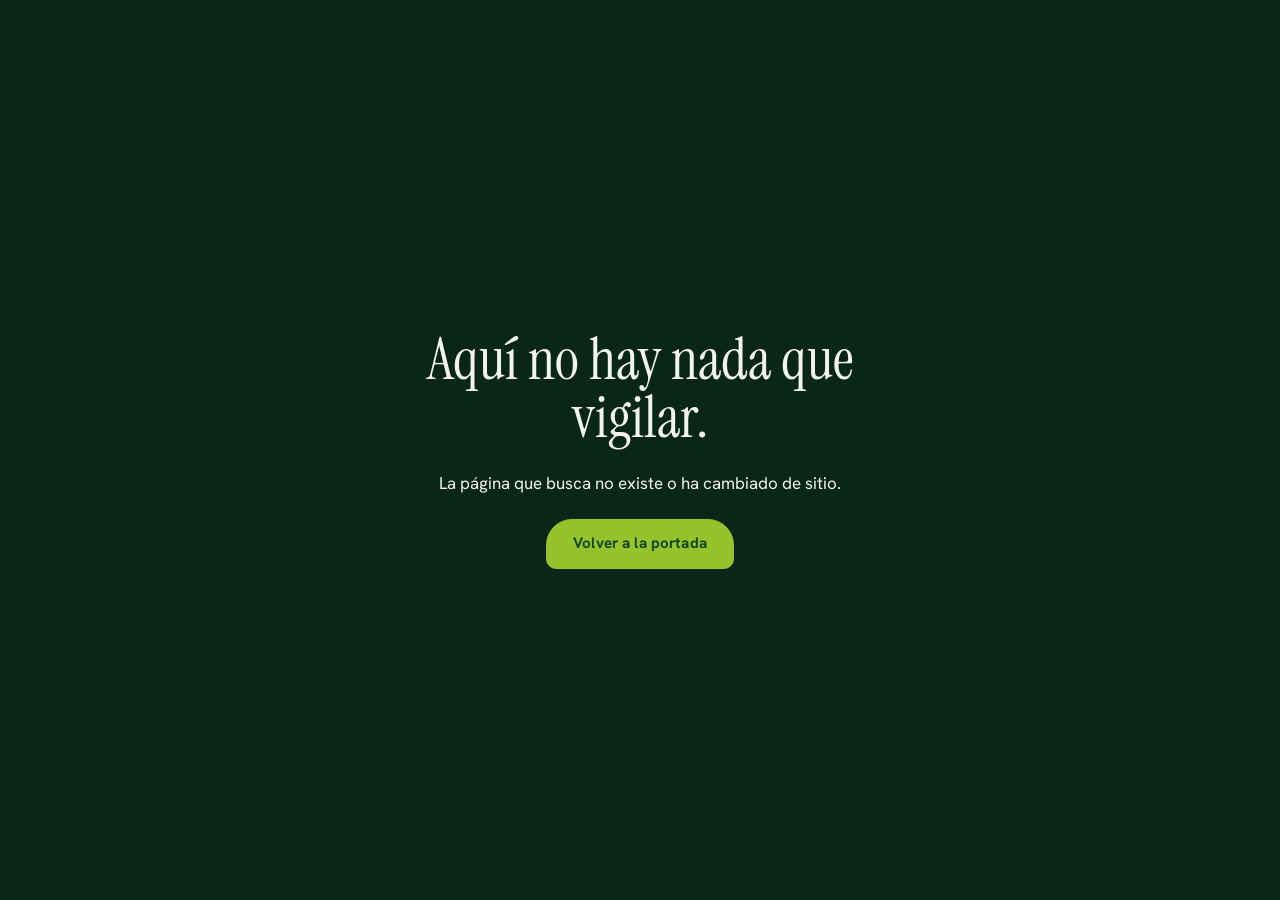
<file: 404.src.html>
<!DOCTYPE html>
<html lang="es">
<head>
<meta charset="utf-8">
<meta name="viewport" content="width=device-width, initial-scale=1">
<meta name="robots" content="noindex,nofollow">
<title>Página no encontrada · Casa Rural La Garita</title>
<link rel="stylesheet" href="https://fonts.googleapis.com/css2?family=Instrument+Serif:ital@0;1&family=Hanken+Grotesk:wght@400;700&display=swap">
<link rel="stylesheet" href="css/estilos.css?v=f853ab39">
<link rel="icon" href="marca/favicon.svg" type="image/svg+xml">
<style>
  body { background: var(--noche); color: var(--espuma); min-height: 100svh; display: grid; place-items: center; text-align: center; padding: 24px; }
  .no { display: grid; gap: 22px; justify-items: center; max-width: 30em; }
  .no svg { width: 190px; height: auto; color: var(--garita-claro); }
  .no h1 { font-family: var(--letra-tit); font-weight: 400; font-size: clamp(2.4rem, 7vw, 3.6rem); line-height: 1; }
</style>
</head>
<body>
  <main class="no">
    <!--svg:marca/garita.svg aria-hidden="true" focusable="false"-->
    <h1>Aquí no hay nada que vigilar.</h1>
    <p>La página que busca no existe o ha cambiado de sitio.</p>
    <a class="btn btn--lima" href="./">Volver a la portada</a>
  </main>
</body>
</html>
</file>
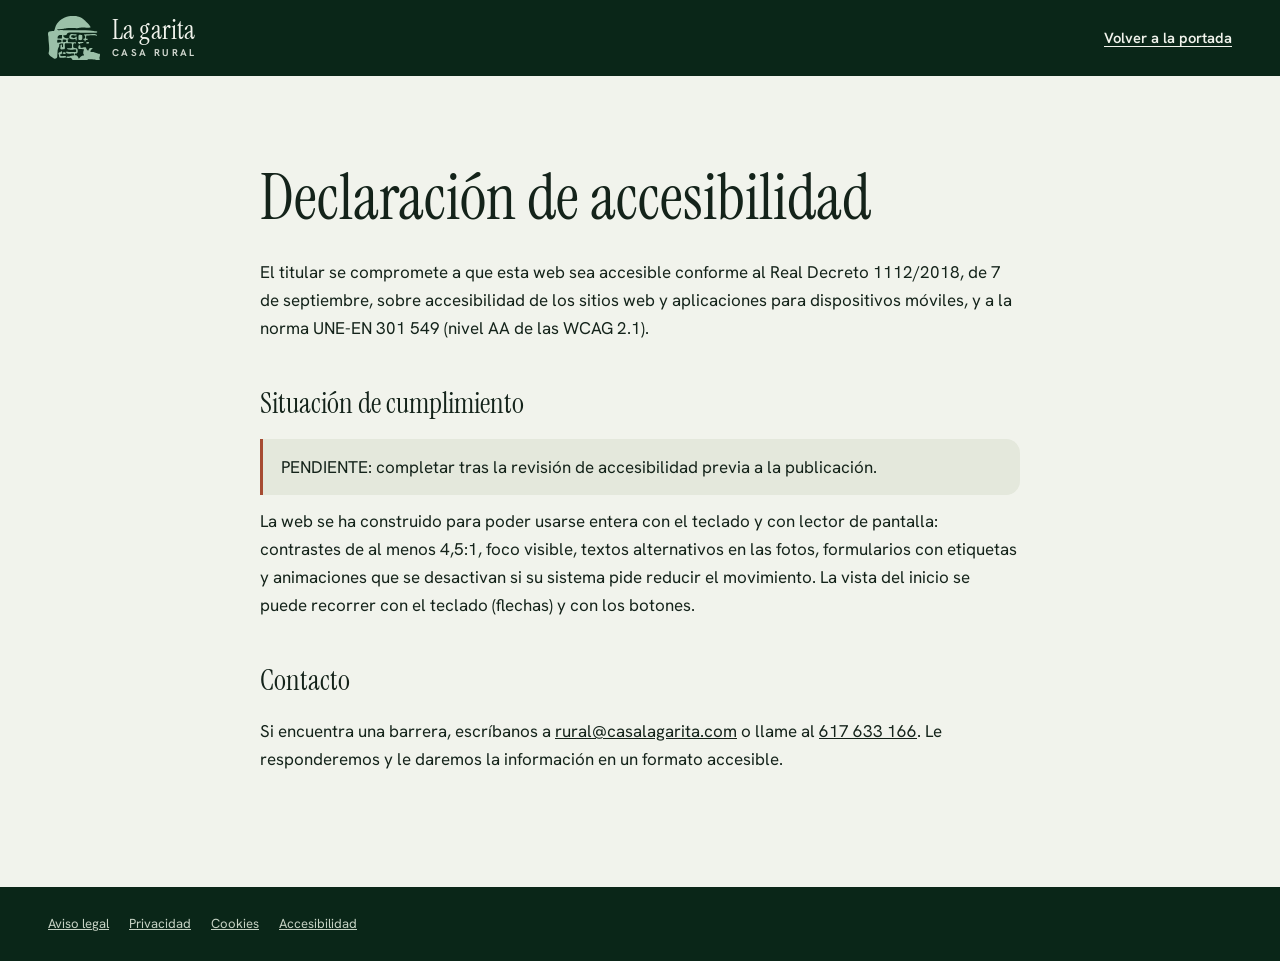
<file: accesibilidad.html>
<!DOCTYPE html>
<html lang="es">
<head>
<meta charset="utf-8">
<meta name="viewport" content="width=device-width, initial-scale=1">
<meta name="robots" content="noindex,nofollow">
<title>Declaración de accesibilidad · Casa Rural La Garita</title>
<link rel="preconnect" href="https://fonts.googleapis.com">
<link rel="preconnect" href="https://fonts.gstatic.com" crossorigin>
<link rel="stylesheet" href="https://fonts.googleapis.com/css2?family=Instrument+Serif:ital@0;1&family=Hanken+Grotesk:wght@400;600;700&display=swap">
<link rel="stylesheet" href="css/estilos.css?v=f853ab39">
<link rel="stylesheet" href="css/legal.css?v=2ae1947b">
<link rel="icon" href="marca/favicon.svg" type="image/svg+xml">
</head>
<body>
<header class="legal-cab">
  <div class="env">
    <a href="index.html" aria-label="Casa Rural La Garita, a la portada"><svg xmlns="http://www.w3.org/2000/svg" viewBox="0 0 388.99 335.84" aria-hidden="true" focusable="false"><path fill="currentColor" fill-rule="evenodd" d="M82.71 213.03c.7-1.46 3.39-2.6 4.83-3.4 6.24-3.48 11.7-3.39 18.64-3.35 1.73 .01 5.65-.35 7.04 .34 .41 1.1-.42 4.47-.48 6.01-.2 5.07 .26 10.18-.04 15.25-.13 2.05-.94 4.57-3.27 5-7.26 1.35-4.56-10.36-5.15-14.73-.28-2.11-.93-4.51-3.46-4.65-3.52-.2-5.68 2.64-6.72 5.6-1 2.84-.65 6.3-.68 9.27-.04 3.49-.47 6.95-.65 10.44-.08 1.48-.6 8.18 .18 9 1.26 1.33 5.92 2.03 7.73 2.16 5.71 .4 11.59 0 17.24-.89 3.2-.51 5.86-1.03 7.42-4.22 1.16-2.4 1.23-6.36 1.24-9.01 .06-9.22-3.26-20.14-.17-28.61 .18-.5 .25-1.05 .5-1.52 .71-1.39 2.14-1.24 3.48-1.3 2.68-.1 5.36-.42 8.04-.55 8.97-.42 17.96-.49 26.94-.72 3.44-.09 8.86-.31 11.52 2.23 1.91 1.83 2.09 4.76 2.3 7.25 .46 5.26-.01 13.27-.12 18.78-.05 2.64 .7 6.66-1.93 8.2-2.51 1.47-6.24 1.39-9.06 1.42-6.12 .08-12.26-.37-18.38-.14-2.2 .09-6.46 .28-7.1 2.82-.12 .47-.21 .99-.04 1.46 .46 1.26 3.08 2.39 4.28 2.8 4.24 1.48 7.79 2.45 12.27 3.03 1.42 .19 2.81 .55 4.23 .71 9.26 1.07 18.11 .45 27.28-1 2.11-.34 4.22-.68 6.33-1.02 3.36-.55 7.27-1.66 10.39 .28 .88 .55 1.66 1.49 2.13 2.41 1.31 2.61 2.19 10.89 1.8 13.8-.3 2.23-2.42 3.04-4.36 3.44-3.32 .67-10.19 .27-13.86 .27-13.44 0-25.83-.2-39.26-1.14-2.34-.16-4.66-.49-7-.69-1.85-.15-3.71-.19-5.56-.34-1.89-.16-4.19-.83-6-.35-.77 1.36-.2 3.03 .17 4.48 1.14 4.43 3.77 7.33 8.14 8.84 .81 .27 1.7 .34 2.54 .55 3.82 .94 7.85 .71 11.76 .68 3.89-.03 7.8 .06 11.68-.18 3.4-.2 6.76-.72 10.16-.92 3.18-.19 11.94-.73 14.62 .36 .49 .84 1.15 5.65 1.25 6.88 .08 1.05 0 2.16 .19 3.2 .24 1.28 1.6 2.14 1.73 3.28-1.15 .69-3.84 .37-5.3 .57-1.25 .17-2.48 .48-3.74 .66-3.24 .44-6.49 .81-9.73 1.24-1.1 .14-2.14 .48-3.22 .69-5.74 1.15-11.3 2.9-16.95 4.37-2.37 .62-4.78 1.5-7.23 1.75-4.77 .48-12.49-.86-13.52 5.63-.15 .96-.17 1.77 .19 2.65 .87 .66 1.8 .69 2.83 .95 3.75 .95 3.76 .94 7.69 .85 3.3-.08 6.59-.17 9.89-.36 2.89-.17 5.89-.57 8.79-.39 1.43 .09 3 .42 4.36 .87 5.68 1.89 8.33 7.9 11.42 12.49 2.78 4.11 6.26 7.2 11.25 8.15 1.5 .28 3.05 .29 4.56 .42 5.82 .48 11.61 .73 17.45 .74 6.04 .02 12.1 .06 18.14-.19 2.44-.11 4.87-.38 7.3-.53 5.28-.35 10.56-.62 15.83-.98 2.62-.17 5.23-.22 7.85-.37 1.94-.11 3.89-.36 5.84-.35 4.98 .02 10.06 .58 15.01-.16 8.3-1.24 9.11-6.84 14.72-9.18 3.44-1.43 6.97-.54 10.52-.27 2.04 .16 4.09 .2 6.13 .37 7.86 .63 15.74 .96 23.61 1.55 2.18 .16 4.38 .16 6.55 .41 1.99 .22 4.15 .47 6.08 .98 1.94 .52 3.86 1.21 5.82 1.65 1.75 .39 3.62 .76 5.4 .93 1.53 .15 3.07 .1 4.59 .34 4.45 .69 14.37 4.89 16.89-.93 1.02-2.36 .86-5.91 .03-8.3-.48-1.36-1.37-2.61-1.69-4.04-.3-1.31-.19-2.79-.07-4.12 .11-1.26 .48-2.42 .74-3.65 1.63-7.8 5.68-16.22 1.97-24.07-1.4-2.97-2.9-1.99-5.83-2.25-3.51-.31-7.05-.98-10.44-1.93-1.54-.43-3.04-1.1-4.53-1.67-8-3.02-13.81-6.84-22.57-8.34-1.42-.24-2.79-.59-4.24-.69-5.29-.4-10.65 .27-15.88-.83-2.09-.44-4.42-.8-5.92-2.49-1.98-2.22-.94-5.24 .31-7.54 2.94-5.4 6.02-8.36 10.67-12.25 1.54-1.28 5.86-4.8 3.22-6.89-1.93-1.53-5.86-1.42-8.23-1.44-2.84-.03-6.1-.29-8.87 .46-4.06 1.09-7.4 4.93-9.21 8.58-1.59 3.21-.55 6.56-3.18 9.4-.71 .76-1.75 1.86-2.89 1.64-1.27-.24-3.4-1.72-4.42-2.53-3.13-2.48-7.27-6.69-8.55-10.55-1.14-3.45-.19-7.25-3.71-9.71-3.12-2.18-7.62-1.83-11.19-1.31-3.15 .45-6.28 .89-9.39 1.53-3.32 .67-6.61 1.5-9.98 1.87-2.02 .23-5.13 1.12-7.08 .51-1.83-.58-2.51-2.61-2.75-4.35-.59-4.22 .1-9.35-2.27-13.1-2.2-3.48-7.81-3.56-10.34-.46-1.9 2.34-2.3 7.3-2.59 10.25-.31 3.29-2.09 8.48-.75 11.62 1.25 2.92 4.57 3.28 7.28 3.67 1.35 .2 2.7 .42 4.05 .54 4.83 .41 9.71 .24 14.55 .46 2.41 .11 4.79 .48 7.19 .71 2.35 .22 8.07 1.23 9.76 2.74 .96 3.27-2.98 5.84-4.02 8.53-1.91 4.9-1.89 12.19-1.93 17.48-.02 2.79-.14 5.72 1.2 8.28 1.45 2.75 7.01 5.64 4.68 8.81-1.64 2.23-7.45 .84-10.04 1.37-3.4 .69-8.02 4.69-10.68 6.93-4.49 3.79-8.8 7.77-12.93 11.94-1.63 1.63-4.42 4.44-6.82 4.54-.16-.18-.3-.24-.43-.46-.78-1.28-.83-3.04-1.3-4.43-.55-1.61-1.18-3.19-1.88-4.74-2.19-4.83-7.02-9.91-11.55-12.61-2.7-1.61-5.65-2.33-8.76-2.47-1.56-.06-4.04 .39-5.39-.16-.09-.23-.2-.31-.23-.58-.1-.95 1.85-6.15 2.06-7.89 .15-1.24 .01-2.79 .63-3.87 1.53-.68 3.58-.33 5.26-.43 3.3-.2 7.15-.92 9.79-3.03 3.1-2.47 4.05-6.42 4.47-10.17 .82-7.47 1.72-19.66-5.54-24.42-3.11-2.05-14.07-3.83-18.06-4.19-2.1-.18-5.03 .12-6.95-.62-.88-1.12-1.39-4.19-1.78-5.69-.19-.75-.5-1.46-.65-2.21-1.11-5.38-.17-11.09 .34-16.49 .32-3.45 .65-7.11 4.18-8.78 3.94-1.87 13.01 .96 15.85-.08 1.08-1.71 1.07-6.08-.05-7.77-1.87-.65-10.84-.27-13.47-.27-9.91 0-19.83 0-29.75 0-3.16 0-6.33 0-9.5 0-1.16 0-3 .35-4.06-.22-.86-.46-2.04-2.7-2.52-3.59-1.84-3.46-1.96-7.39-2.48-11.19-.26-1.85-.61-4.1 .41-5.81 2.31-3.85 8.66-.24 8.68-6.21 0-.72-.18-1.24-.52-1.85-.37-.24-.6-.41-1.05-.48-1.2-.19-2.53-.03-3.75-.08-1.93-.08-3.87-.25-5.8-.42-9.11-.82-23.73-2.85-28.56-11.86-1.17-2.2-1.72-4.6-2.37-6.98-.28-1.04-.76-2.21 .14-3.11 1.22-1.22 6.36-.61 8.11-.59 5.91 .1 13.02 0 16.79-5.39 2.4-3.43 1.86-8.24 5.24-11.05 3.74-3.11 11.1-4.07 15.85-4.46 2.15-.18 4.29-.52 6.45-.67 8.16-.57 16.85-.62 25.04-.48 4.86 .09 9.73 .12 14.58 .38 3 .16 5.99 .48 8.99 .69 8.54 .59 17.08 1.14 25.64 1.41 8.55 .26 17.1 .16 25.65 .16 12.75 0 25.5 0 38.25 0 11.71 0 23.42-.01 35.13-.26 4.77-.1 9.55-.06 14.31-.39 3.2-.23 8.27-.41 11.17-1.49 1.74-.64 3.36-1.89 2.86-3.97-.81-3.39-6.31-3.93-9.11-4.46-1.48-.28-2.91-.67-4.42-.83-4.02-.45-7.99-1.34-11.99-1.85-9.81-1.24-19.68-2.28-29.56-2.93-36.94-2.42-74.03-1.62-111.03-1.73-11.17-.03-22.37-.07-33.54-.5-2.98-.11-5.84-.91-8.83-.96-3.66-.05-6.23 1.01-9.58 .92-2.01-.04-3.97-.42-5.96-.58-3.37-.27-6.76-.28-10.13-.29-7.1-.03-14.2 .09-21.3-.05-3.43-.07-6.86-.51-10.29-.46-6.36 .09-12.72 1.1-19.09 .97-3.9-.07-8.55-.25-12.01-2.25-1.3-.76-2.87-1.91-2.99-3.52 1.89-3.13 10.17-1.97 13.4-2 12.59-.11 24.97-2.18 37.4-3.9 1.18-.16 2.32-.47 3.49-.65 4.38-.71 8.78-1.37 13.17-2.01 10.87-1.57 21.86-2.54 32.86-2.67 9.24-.11 18.5 .7 27.73 1.21 7.28 .39 14.61 .5 21.89 .24 3.43-.12 8.42-.58 11.78-1.18 2.78-.49 5.53-1.24 8.31-1.66 8.74-1.34 17.48-2.22 26.34-2.17 6.84 .04 13.67 .5 20.47 1.29 6.6 .76 13.32 1.87 19.97 1.07 3.47-.42 10.71-.79 13.01-3.62 .21-2.09-2.6-6.17-3.81-7.97-4.72-7.01-10.41-13.29-15.92-19.67-5-5.8-10.56-11.09-15.93-16.54-3.05-3.08-6.02-6.29-9.19-9.24-8.33-7.73-17.57-14.88-27.7-20.08-9.79-5.03-20.48-8.46-31.39-10.01-1.6-.23-3.22-.29-4.82-.44-7.85-.78-15.68-.63-23.56-.63-11.09 0-19.92-.05-30.95 2.08-19.72 3.81-40.42 12.48-56.85 24.05-2.77 1.95-5.29 4.18-7.86 6.39-8.93 7.63-17.13 16.25-23.74 26-6.43 9.5-10.75 20.03-14.02 30.97-1.61 5.37-3.77 16.17-7.39 20.14-2.26 2.49-5.04 1.98-8.06 1.91-1.5-.03-3.01 .07-4.5 .16-6.84 .46-14.78 1.36-21.16 3.88-3.71 1.47-6.62 2.74-8.82 6.3-5.44 8.84-1.91 20.77-.46 30.28 .29 1.89 .42 3.85 .56 5.75 .22 2.89 .11 5.79 .23 8.68 .34 7.96 .85 15.88 1.57 23.81 .16 1.76 .46 3.51 .64 5.27 .17 1.68 .21 3.38 .38 5.06 1.49 14.55 3.08 29.08 2.97 43.73-.03 3.84-.03 7.72-.38 11.54-.14 1.51-.44 2.99-.62 4.49-.15 1.19-.19 2.39-.44 3.56-1.46 7.04-4.68 13.08-1.46 20.22 4.85 10.73 13.19 16.26 22.27 22.89 5.02 3.67 10.09 7.66 15.95 9.87 6.53 2.46 12.12 3.09 18.17-1.04 1.98-1.35 3.81-3.01 5.06-5.08 3.07-5.13 2.08-13.27 2.35-19.11 .13-2.66 .51-5.28 .74-7.93 .32-3.56 .49-7.14 .74-10.71 .32-4.66 .11-9.35 .55-14.01 .17-1.81 .66-3.55 .91-5.35 .16-1.1 .52-2.09 .8-3.15 1.5-5.86 3.94-11.32 6.36-16.84 1.36-3.09 2.95-6.17 3.7-9.49 .58-2.63 .57-5.4 .09-8.03-.21-1.16-.9-2.09-.91-3.28zM269.57 138.51c-.53 .71-.71 1.36-.74 2.26-.12 3.8 5.55 5.51 7.55 8.5 .47 .71 .92 1.67 1.13 2.5 .34 1.31 .92 7.09 .96 8.59 .17 5.22-2.88 7.74-7.48 9.31-.74 .25-1.51 .34-2.24 .65-2.38 1.03-6.12 2.35-4.86 5.87 .73 2.04 2.88 1.86 4.65 2.14 2.13 .33 3.62 .97 4.65 2.95 1.77 3.42-1.41 5.49 2.09 8.05 .71 .52 1.27 .87 2.12 .9 1.99-1.76 4.47-9.81 6.6-11.2 .8-.52 2.21-.24 3.12-.24 2.96 0 9.01 .24 9.62-3.66 1.03-6.58-7.44-3.01-10.58-4.12-.72-1.14-.55-2.76-.81-4.09-.97-5.07-.33-11 .84-16 .35-1.52 .15-3.8 .9-5.04 1.67-.68 4.01-.31 5.82-.34 3.76-.08 7.53-.28 11.29-.41 14.23-.52 28.47-.71 42.7-.2 2.63 .1 7.71 .59 10.21 1.19 2.18 .52 5.91 1.71 8.05 .72 1.65-.76 2.11-3.11 1.28-4.64-1.15-2.15-3.96-3.58-6.14-4.41-10.7-4.06-16.06-3.23-27.15-2.92-12.74 .36-25.45 1.61-38.18 2.05-2.12 .08-4.27 .12-6.38 .34-3.39 .34-6.69 .87-10.11 .93-2.09 .03-7.28-.44-8.91 .32zM174.04 135.05c-10.2 2.27-12.89 11.28-14.03 20.42-.27 2.17-.81 7.38 .01 9.29 1.19 2.77 3.82 4.49 6.41 5.81 1.48 .75 3.07 1.1 4.65 1.52 6.55 1.71 13.49 2.62 20.26 1.59 3.36-.51 7.2-1.51 10.5-1.82 .84-.08 2.7-.56 3.42-.3 1.09 .4 1.31 1.66 1.59 2.63 .25 .82 .55 1.6 .66 2.47 .2 1.62-.27 5.12 .36 6.38 .38 .77 1.25 1.05 2.05 1.11 3.44 .26 4.08-3.42 4.28-6.08 .28-3.76 .18-7.54 .45-11.3 .2-2.74 .87-5.49 .32-8.23-.52-2.65-1.61-4-4.17-4.92-.94-.34-1.71-.64-2.71-.53-1.54 1.45-.84 3.94-1.79 5.67-1.02 1.86-6.9 4.65-9.01 5.03-4.63 .86-8.36-.43-12.71-1.68-1.27-.36-2.6-.56-3.88-.89-1.52-.38-4.57-.66-5.77-1.67-1.6-1.36-1.68-7.19-1.13-9.09 .2-.69 .63-1.44 1.05-2.02 1.89-2.63 5.61-3.41 8.62-3.65 4.09-.32 8.36-.09 12.43 .35 2.66 .28 5.27 .67 7.96 .75 3.53 .09 9.87 .44 10.06-4.55 .17-4.24-6.16-4.31-9.14-4.53-9.55-.71-21.32-3.86-30.74-1.76zM98.81 263.53c-3.86 .36-4.57 5.84-6.44 7.09-.8 .53-2.36 .21-3.29 .23-2.27 .04-4.51 .13-6.5 1.39-.95 .61-1.85 1.39-2.57 2.25-5.24 6.24 .47 11.3 2.15 17.23 .85 3.01 .29 6.42 .53 9.5 .13 1.71 .79 3.41 1.7 4.85 3.58 5.6 7.21 6.88 13.63 6.85 4.08-.03 8.13-.56 12.2-.69 3.25-.1 6.41 1.21 9.67 .59 1.5-.29 2.87-1.21 4.3-1.72 1.26-.45 2.79-.7 4.11-.86 1.52-.18 3.74 .32 5.07-.55 .91-.59 1.18-1.66 1.49-2.63 .29-.92 .94-1.95 .69-2.95-.42-1.65-4.27-3.79-5.85-4.15-4.3-1.01-7.36-.38-11.6-.11-5.12 .32-17.44 1.18-21.97-.1-4.05-1.15-5.35-5.35-5.45-9.12-.04-1.32-.25-2.84 .71-3.88 1.8-1.93 4.69 .1 6.86-.39 2.47-.57 4.3-4.6 5.17-6.73 1.71-4.17 3.68-14.39-2.5-15.85-.68-.16-1.4-.32-2.11-.25zM235.31 141.02c-3.91 .72-5.94 3.93-6.77 7.55-.22 .92-.53 1.81-.65 2.76-.23 1.86-.13 3.78-.17 5.66-.06 3.58-.16 7.16-.13 10.75 .03 3.19 .06 7.38 2.22 9.96 1.34 1.59 3.68 2.01 5.62 2.32 5.22 .85 7.84 .95 13.05-.07 2.15-.41 4.6-1.59 5.88-3.43 1.16-1.65 1.37-3.65 1.76-5.56 1.04-5.12 .6-12.02 .51-17.31-.02-1.45 .17-7.74-.44-8.63-.54-.78-4.6-1.9-5.69-2.13-.92-.19-1.77-.57-2.68-.8-3.47-.87-9-1.71-12.51-1.07zM105.89 144.16c.17 1.88-1.18 2.99-1.33 5.87-.25 4.76 0 9.48-.57 14.23-.18 1.46 .08 3.58-.76 4.78-1.8 .16-3.75-.94-5.6-1.12-4.72-.44-9.39-.4-14.12-.16-1.8 .09-3.6 .12-5.39 .27-1.51 .12-3.19 .58-4.7 .5-.31-.02-.5-.13-.78-.23-1.26-1.65-1.01-5.56-.82-7.59 .63-6.51 1.5-12.57 8.11-15.72 6.03-2.87 12.99-3.14 19.54-2.34 1.99 .24 4.93 0 6.42 1.51zM70.65 178.15c1.53-.72 4.54-.3 6.3-.29 5.19 .03 10.27 .2 15.42 .85 2.76 .34 6.89 .79 8.2 3.72 .98 2.18 .46 4.81 .34 7.1-.08 1.52 .14 3.31-.52 4.69-1.32 .92-7.87 1.52-9.87 1.89-5.37 .99-10.43 3.06-15.74 4.34-2.12 .52-3.3 .91-4.27-1.31-.5-1.16-.86-2.26-1.25-3.47-.93-2.89-.96-7.88-.41-10.87 .16-.84 .5-1.63 .7-2.46 .31-1.37 .35-3.01 1.1-4.19zM138.19 179.74c.24 1.12-.32 2.35-.61 3.46-.4 1.55-1.18 3.02-1.73 4.52-.79 2.14-1.45 5.94-3.64 7.08-1.73 .91-8.62 .57-10.93 .62-2.85 .06-9.29 .76-11.23-1.7-.64-.8-.83-2.08-.95-3.08-.39-3.24 .53-7.57 1.38-10.71 .32-1.18 .47-2.68 1.42-3.58 .7-.65 5.2-1.34 6.31-1.39 3.74-.17 8.06 .22 11.69 1.15 .75 .19 1.45 .52 2.2 .7 1.76 .44 4.98 1.5 6.09 2.93zM225.55 194.54c-.68 .31-.76 .92-1.08 1.52-.85 1.59-1.57 2.22-.9 4.16 .63 1.85 2.51 3.09 3.81 4.46 2.91 3.08 5.07 8.61 9.34 5.35 2.59-1.98 4.7-4.82 7.9-5.87 2.16-.7 4.86-.26 7.1-.28 2.65-.02 4.8-.48 7.37-.98 1.29-.25 4.57-1.21 5.38-2.24 .97-1.23 .82-5.02-1.15-5.91-1.98-.9-9.2 .21-12.11-.02-6.05-.46-12.09-.32-18.16-.34-1.41-.01-6.5-.32-7.5 .15zM108.6 279.11c1.32 1.46 3.72 2.23 5.54 2.97 4.63 1.87 16.56 6.45 17.76-1.67 .16-1.09 .13-2.18 .01-3.27-.08-.77-.13-1.65-.43-2.36-1.59-3.74-7.63-3-10.93-2.99-2.41 0-5.02-.18-7.3 .7-2.6 1.02-5.32 3.54-4.65 6.62zM285.15 204.18c.2 .18 .28 .35 .53 .49 .42 .23 3.92 1.05 4.57 1.16 3.93 .7 8.79 2.12 12.64 .43 3.17-1.39 6.12-4.85 4.08-8.32-.39-.66-.74-1.22-1.4-1.64-1.14-.72-4.31-1.3-5.7-1.48-1.44-.18-2.87-.47-4.32-.53-4.82-.19-8.91 1.66-10.14 6.58-.29 1.16-.55 2.13-.26 3.31z"/></svg><span class="cab__nombre">La garita<small>Casa rural</small></span></a>
    <a class="volver" href="index.html">Volver a la portada</a>
  </div>
</header>
<main class="legal">
  <div class="env">
    <h1>Declaración de accesibilidad</h1>

<p>El titular se compromete a que esta web sea accesible conforme al Real Decreto 1112/2018, de 7 de septiembre, sobre accesibilidad de los sitios web y aplicaciones para dispositivos móviles, y a la norma UNE-EN 301 549 (nivel AA de las WCAG 2.1).</p>
<h2>Situación de cumplimiento</h2>
<p class="aviso">PENDIENTE: completar tras la revisión de accesibilidad previa a la publicación.</p>
<p>La web se ha construido para poder usarse entera con el teclado y con lector de pantalla: contrastes de al menos 4,5:1, foco visible, textos alternativos en las fotos, formularios con etiquetas y animaciones que se desactivan si su sistema pide reducir el movimiento. La vista del inicio se puede recorrer con el teclado (flechas) y con los botones.</p>
<h2>Contacto</h2>
<p>Si encuentra una barrera, escríbanos a <a href="mailto:rural@casalagarita.com">rural@casalagarita.com</a> o llame al <a href="tel:+34617633166">617 633 166</a>. Le responderemos y le daremos la información en un formato accesible.</p>
  </div>
</main>
<footer class="legal-pie">
  <div class="env">
    <a href="aviso-legal.html">Aviso legal</a>
    <a href="privacidad.html">Privacidad</a>
    <a href="cookies.html">Cookies</a>
    <a href="accesibilidad.html">Accesibilidad</a>
  </div>
</footer>
</body>
</html>
</file>
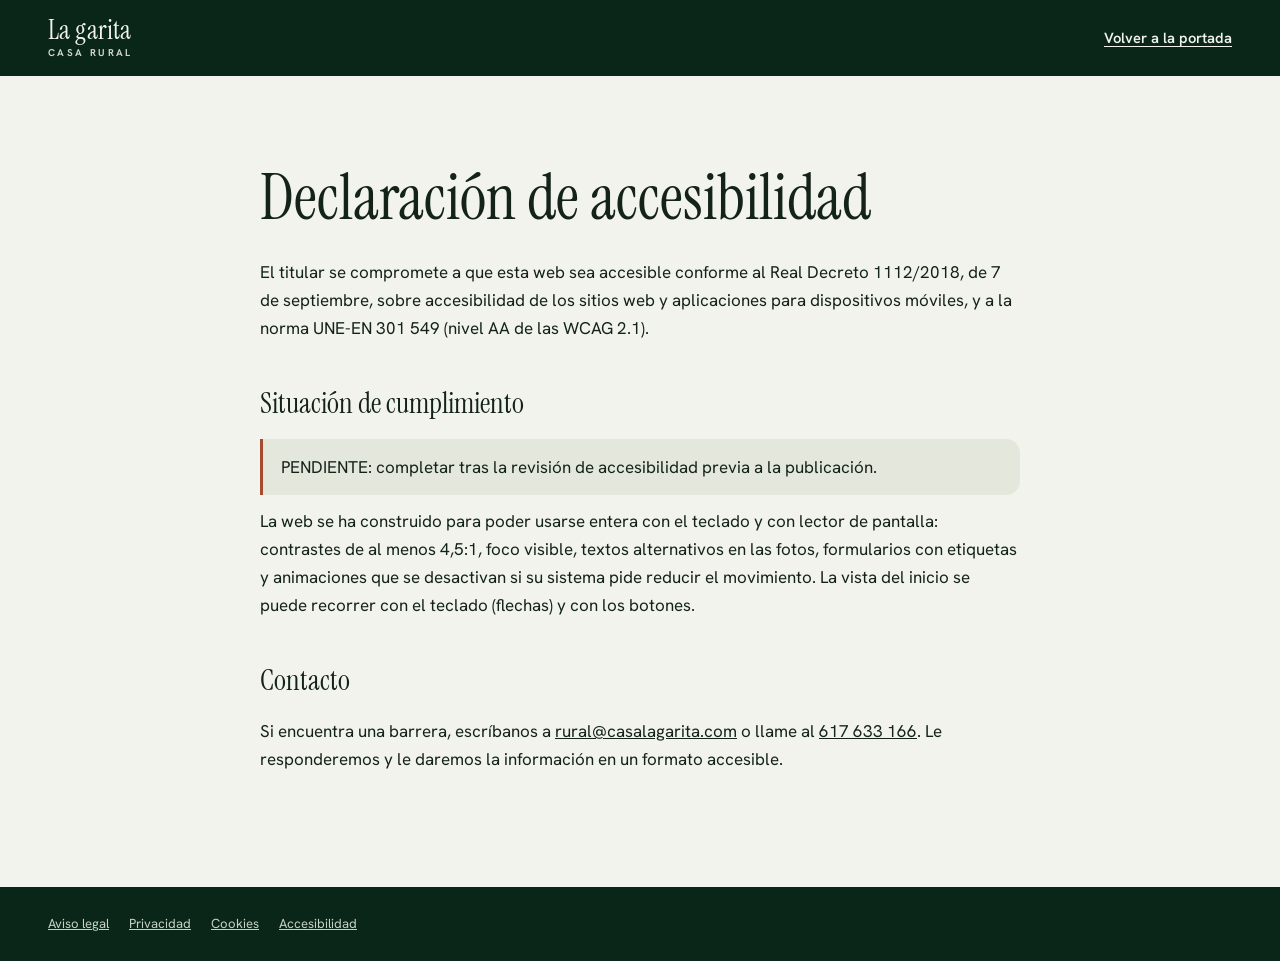
<file: accesibilidad.src.html>
<!DOCTYPE html>
<html lang="es">
<head>
<meta charset="utf-8">
<meta name="viewport" content="width=device-width, initial-scale=1">
<meta name="robots" content="noindex,nofollow">
<title>Declaración de accesibilidad · Casa Rural La Garita</title>
<link rel="preconnect" href="https://fonts.googleapis.com">
<link rel="preconnect" href="https://fonts.gstatic.com" crossorigin>
<link rel="stylesheet" href="https://fonts.googleapis.com/css2?family=Instrument+Serif:ital@0;1&family=Hanken+Grotesk:wght@400;600;700&display=swap">
<link rel="stylesheet" href="css/estilos.css?v=f853ab39">
<link rel="stylesheet" href="css/legal.css?v=2ae1947b">
<link rel="icon" href="marca/favicon.svg" type="image/svg+xml">
</head>
<body>
<header class="legal-cab">
  <div class="env">
    <a href="index.html" aria-label="Casa Rural La Garita, a la portada"><!--svg:marca/garita.svg aria-hidden="true" focusable="false"--><span class="cab__nombre">La garita<small>Casa rural</small></span></a>
    <a class="volver" href="index.html">Volver a la portada</a>
  </div>
</header>
<main class="legal">
  <div class="env">
    <h1>Declaración de accesibilidad</h1>

<p>El titular se compromete a que esta web sea accesible conforme al Real Decreto 1112/2018, de 7 de septiembre, sobre accesibilidad de los sitios web y aplicaciones para dispositivos móviles, y a la norma UNE-EN 301 549 (nivel AA de las WCAG 2.1).</p>
<h2>Situación de cumplimiento</h2>
<p class="aviso">PENDIENTE: completar tras la revisión de accesibilidad previa a la publicación.</p>
<p>La web se ha construido para poder usarse entera con el teclado y con lector de pantalla: contrastes de al menos 4,5:1, foco visible, textos alternativos en las fotos, formularios con etiquetas y animaciones que se desactivan si su sistema pide reducir el movimiento. La vista del inicio se puede recorrer con el teclado (flechas) y con los botones.</p>
<h2>Contacto</h2>
<p>Si encuentra una barrera, escríbanos a <a href="mailto:rural@casalagarita.com">rural@casalagarita.com</a> o llame al <a href="tel:+34617633166">617 633 166</a>. Le responderemos y le daremos la información en un formato accesible.</p>
  </div>
</main>
<footer class="legal-pie">
  <div class="env">
    <a href="aviso-legal.html">Aviso legal</a>
    <a href="privacidad.html">Privacidad</a>
    <a href="cookies.html">Cookies</a>
    <a href="accesibilidad.html">Accesibilidad</a>
  </div>
</footer>
</body>
</html>
</file>
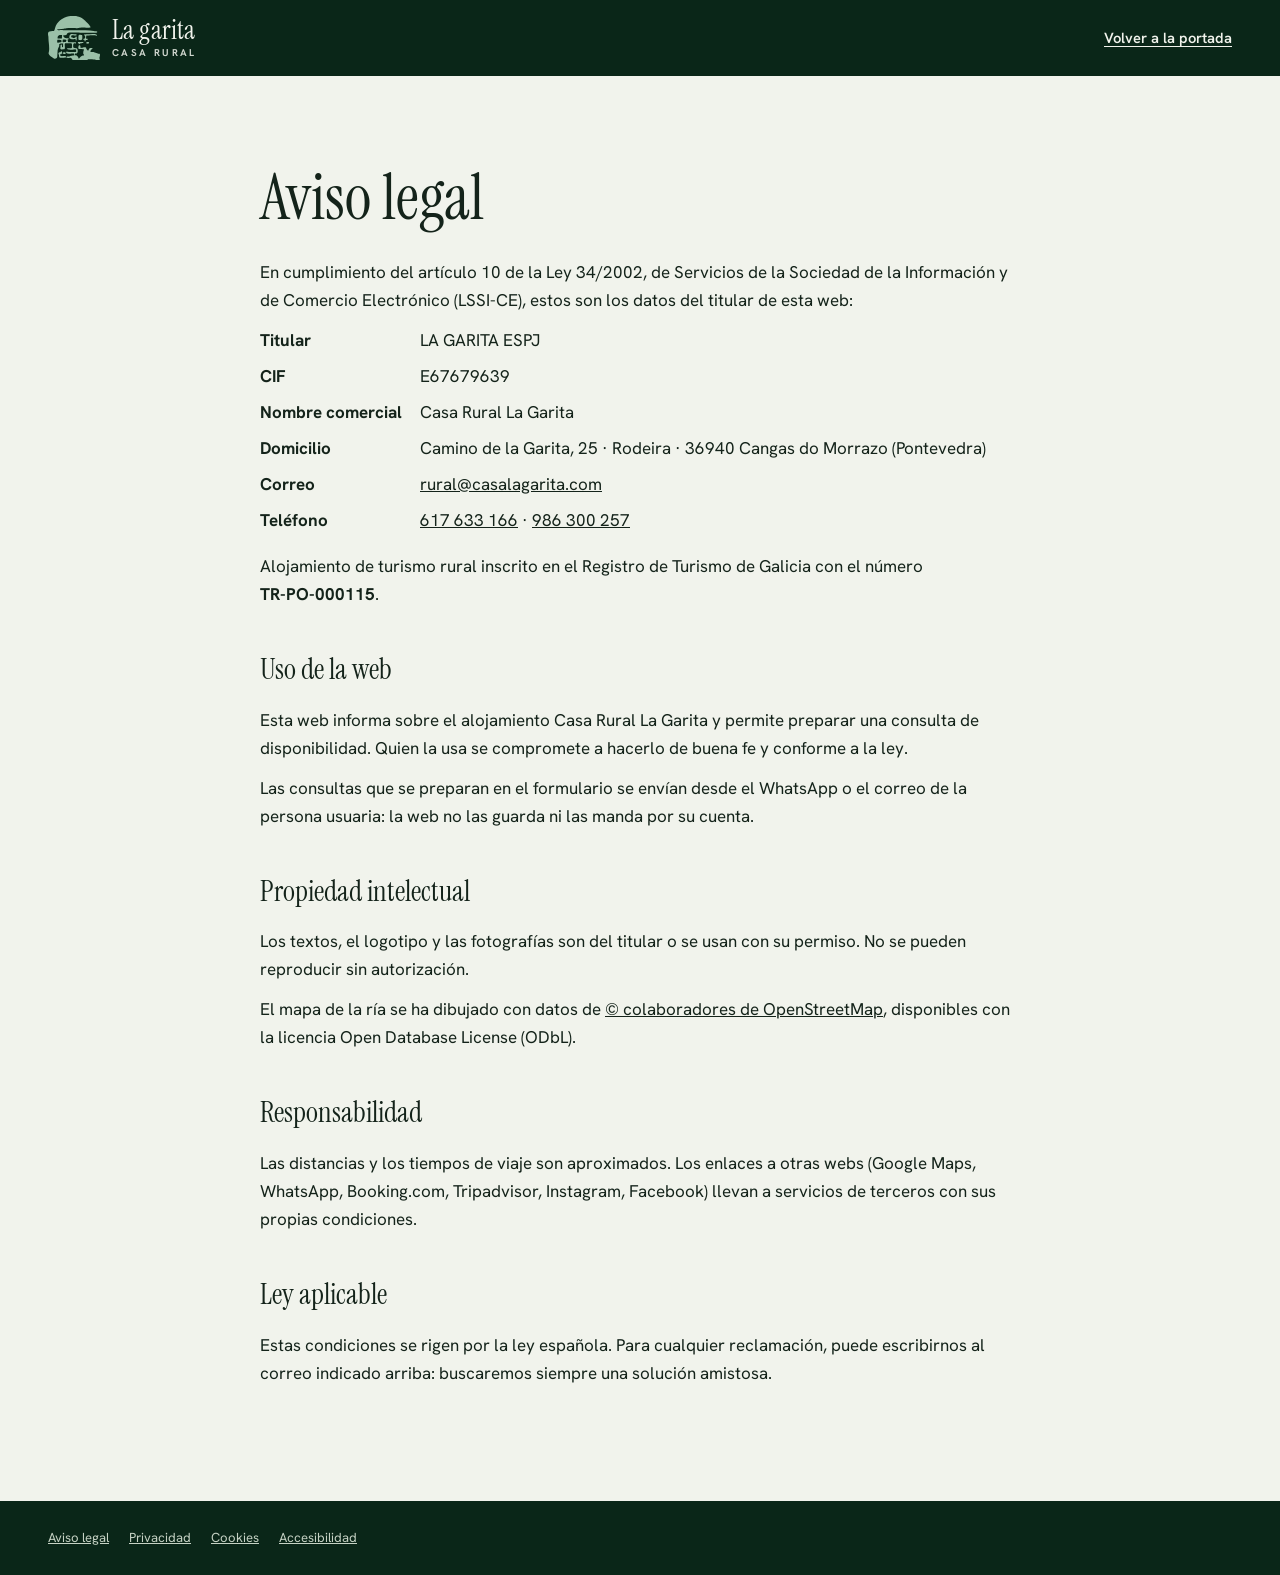
<file: aviso-legal.html>
<!DOCTYPE html>
<html lang="es">
<head>
<meta charset="utf-8">
<meta name="viewport" content="width=device-width, initial-scale=1">
<meta name="robots" content="noindex,nofollow">
<title>Aviso legal · Casa Rural La Garita</title>
<link rel="preconnect" href="https://fonts.googleapis.com">
<link rel="preconnect" href="https://fonts.gstatic.com" crossorigin>
<link rel="stylesheet" href="https://fonts.googleapis.com/css2?family=Instrument+Serif:ital@0;1&family=Hanken+Grotesk:wght@400;600;700&display=swap">
<link rel="stylesheet" href="css/estilos.css?v=f853ab39">
<link rel="stylesheet" href="css/legal.css?v=2ae1947b">
<link rel="icon" href="marca/favicon.svg" type="image/svg+xml">
</head>
<body>
<header class="legal-cab">
  <div class="env">
    <a href="index.html" aria-label="Casa Rural La Garita, a la portada"><svg xmlns="http://www.w3.org/2000/svg" viewBox="0 0 388.99 335.84" aria-hidden="true" focusable="false"><path fill="currentColor" fill-rule="evenodd" d="M82.71 213.03c.7-1.46 3.39-2.6 4.83-3.4 6.24-3.48 11.7-3.39 18.64-3.35 1.73 .01 5.65-.35 7.04 .34 .41 1.1-.42 4.47-.48 6.01-.2 5.07 .26 10.18-.04 15.25-.13 2.05-.94 4.57-3.27 5-7.26 1.35-4.56-10.36-5.15-14.73-.28-2.11-.93-4.51-3.46-4.65-3.52-.2-5.68 2.64-6.72 5.6-1 2.84-.65 6.3-.68 9.27-.04 3.49-.47 6.95-.65 10.44-.08 1.48-.6 8.18 .18 9 1.26 1.33 5.92 2.03 7.73 2.16 5.71 .4 11.59 0 17.24-.89 3.2-.51 5.86-1.03 7.42-4.22 1.16-2.4 1.23-6.36 1.24-9.01 .06-9.22-3.26-20.14-.17-28.61 .18-.5 .25-1.05 .5-1.52 .71-1.39 2.14-1.24 3.48-1.3 2.68-.1 5.36-.42 8.04-.55 8.97-.42 17.96-.49 26.94-.72 3.44-.09 8.86-.31 11.52 2.23 1.91 1.83 2.09 4.76 2.3 7.25 .46 5.26-.01 13.27-.12 18.78-.05 2.64 .7 6.66-1.93 8.2-2.51 1.47-6.24 1.39-9.06 1.42-6.12 .08-12.26-.37-18.38-.14-2.2 .09-6.46 .28-7.1 2.82-.12 .47-.21 .99-.04 1.46 .46 1.26 3.08 2.39 4.28 2.8 4.24 1.48 7.79 2.45 12.27 3.03 1.42 .19 2.81 .55 4.23 .71 9.26 1.07 18.11 .45 27.28-1 2.11-.34 4.22-.68 6.33-1.02 3.36-.55 7.27-1.66 10.39 .28 .88 .55 1.66 1.49 2.13 2.41 1.31 2.61 2.19 10.89 1.8 13.8-.3 2.23-2.42 3.04-4.36 3.44-3.32 .67-10.19 .27-13.86 .27-13.44 0-25.83-.2-39.26-1.14-2.34-.16-4.66-.49-7-.69-1.85-.15-3.71-.19-5.56-.34-1.89-.16-4.19-.83-6-.35-.77 1.36-.2 3.03 .17 4.48 1.14 4.43 3.77 7.33 8.14 8.84 .81 .27 1.7 .34 2.54 .55 3.82 .94 7.85 .71 11.76 .68 3.89-.03 7.8 .06 11.68-.18 3.4-.2 6.76-.72 10.16-.92 3.18-.19 11.94-.73 14.62 .36 .49 .84 1.15 5.65 1.25 6.88 .08 1.05 0 2.16 .19 3.2 .24 1.28 1.6 2.14 1.73 3.28-1.15 .69-3.84 .37-5.3 .57-1.25 .17-2.48 .48-3.74 .66-3.24 .44-6.49 .81-9.73 1.24-1.1 .14-2.14 .48-3.22 .69-5.74 1.15-11.3 2.9-16.95 4.37-2.37 .62-4.78 1.5-7.23 1.75-4.77 .48-12.49-.86-13.52 5.63-.15 .96-.17 1.77 .19 2.65 .87 .66 1.8 .69 2.83 .95 3.75 .95 3.76 .94 7.69 .85 3.3-.08 6.59-.17 9.89-.36 2.89-.17 5.89-.57 8.79-.39 1.43 .09 3 .42 4.36 .87 5.68 1.89 8.33 7.9 11.42 12.49 2.78 4.11 6.26 7.2 11.25 8.15 1.5 .28 3.05 .29 4.56 .42 5.82 .48 11.61 .73 17.45 .74 6.04 .02 12.1 .06 18.14-.19 2.44-.11 4.87-.38 7.3-.53 5.28-.35 10.56-.62 15.83-.98 2.62-.17 5.23-.22 7.85-.37 1.94-.11 3.89-.36 5.84-.35 4.98 .02 10.06 .58 15.01-.16 8.3-1.24 9.11-6.84 14.72-9.18 3.44-1.43 6.97-.54 10.52-.27 2.04 .16 4.09 .2 6.13 .37 7.86 .63 15.74 .96 23.61 1.55 2.18 .16 4.38 .16 6.55 .41 1.99 .22 4.15 .47 6.08 .98 1.94 .52 3.86 1.21 5.82 1.65 1.75 .39 3.62 .76 5.4 .93 1.53 .15 3.07 .1 4.59 .34 4.45 .69 14.37 4.89 16.89-.93 1.02-2.36 .86-5.91 .03-8.3-.48-1.36-1.37-2.61-1.69-4.04-.3-1.31-.19-2.79-.07-4.12 .11-1.26 .48-2.42 .74-3.65 1.63-7.8 5.68-16.22 1.97-24.07-1.4-2.97-2.9-1.99-5.83-2.25-3.51-.31-7.05-.98-10.44-1.93-1.54-.43-3.04-1.1-4.53-1.67-8-3.02-13.81-6.84-22.57-8.34-1.42-.24-2.79-.59-4.24-.69-5.29-.4-10.65 .27-15.88-.83-2.09-.44-4.42-.8-5.92-2.49-1.98-2.22-.94-5.24 .31-7.54 2.94-5.4 6.02-8.36 10.67-12.25 1.54-1.28 5.86-4.8 3.22-6.89-1.93-1.53-5.86-1.42-8.23-1.44-2.84-.03-6.1-.29-8.87 .46-4.06 1.09-7.4 4.93-9.21 8.58-1.59 3.21-.55 6.56-3.18 9.4-.71 .76-1.75 1.86-2.89 1.64-1.27-.24-3.4-1.72-4.42-2.53-3.13-2.48-7.27-6.69-8.55-10.55-1.14-3.45-.19-7.25-3.71-9.71-3.12-2.18-7.62-1.83-11.19-1.31-3.15 .45-6.28 .89-9.39 1.53-3.32 .67-6.61 1.5-9.98 1.87-2.02 .23-5.13 1.12-7.08 .51-1.83-.58-2.51-2.61-2.75-4.35-.59-4.22 .1-9.35-2.27-13.1-2.2-3.48-7.81-3.56-10.34-.46-1.9 2.34-2.3 7.3-2.59 10.25-.31 3.29-2.09 8.48-.75 11.62 1.25 2.92 4.57 3.28 7.28 3.67 1.35 .2 2.7 .42 4.05 .54 4.83 .41 9.71 .24 14.55 .46 2.41 .11 4.79 .48 7.19 .71 2.35 .22 8.07 1.23 9.76 2.74 .96 3.27-2.98 5.84-4.02 8.53-1.91 4.9-1.89 12.19-1.93 17.48-.02 2.79-.14 5.72 1.2 8.28 1.45 2.75 7.01 5.64 4.68 8.81-1.64 2.23-7.45 .84-10.04 1.37-3.4 .69-8.02 4.69-10.68 6.93-4.49 3.79-8.8 7.77-12.93 11.94-1.63 1.63-4.42 4.44-6.82 4.54-.16-.18-.3-.24-.43-.46-.78-1.28-.83-3.04-1.3-4.43-.55-1.61-1.18-3.19-1.88-4.74-2.19-4.83-7.02-9.91-11.55-12.61-2.7-1.61-5.65-2.33-8.76-2.47-1.56-.06-4.04 .39-5.39-.16-.09-.23-.2-.31-.23-.58-.1-.95 1.85-6.15 2.06-7.89 .15-1.24 .01-2.79 .63-3.87 1.53-.68 3.58-.33 5.26-.43 3.3-.2 7.15-.92 9.79-3.03 3.1-2.47 4.05-6.42 4.47-10.17 .82-7.47 1.72-19.66-5.54-24.42-3.11-2.05-14.07-3.83-18.06-4.19-2.1-.18-5.03 .12-6.95-.62-.88-1.12-1.39-4.19-1.78-5.69-.19-.75-.5-1.46-.65-2.21-1.11-5.38-.17-11.09 .34-16.49 .32-3.45 .65-7.11 4.18-8.78 3.94-1.87 13.01 .96 15.85-.08 1.08-1.71 1.07-6.08-.05-7.77-1.87-.65-10.84-.27-13.47-.27-9.91 0-19.83 0-29.75 0-3.16 0-6.33 0-9.5 0-1.16 0-3 .35-4.06-.22-.86-.46-2.04-2.7-2.52-3.59-1.84-3.46-1.96-7.39-2.48-11.19-.26-1.85-.61-4.1 .41-5.81 2.31-3.85 8.66-.24 8.68-6.21 0-.72-.18-1.24-.52-1.85-.37-.24-.6-.41-1.05-.48-1.2-.19-2.53-.03-3.75-.08-1.93-.08-3.87-.25-5.8-.42-9.11-.82-23.73-2.85-28.56-11.86-1.17-2.2-1.72-4.6-2.37-6.98-.28-1.04-.76-2.21 .14-3.11 1.22-1.22 6.36-.61 8.11-.59 5.91 .1 13.02 0 16.79-5.39 2.4-3.43 1.86-8.24 5.24-11.05 3.74-3.11 11.1-4.07 15.85-4.46 2.15-.18 4.29-.52 6.45-.67 8.16-.57 16.85-.62 25.04-.48 4.86 .09 9.73 .12 14.58 .38 3 .16 5.99 .48 8.99 .69 8.54 .59 17.08 1.14 25.64 1.41 8.55 .26 17.1 .16 25.65 .16 12.75 0 25.5 0 38.25 0 11.71 0 23.42-.01 35.13-.26 4.77-.1 9.55-.06 14.31-.39 3.2-.23 8.27-.41 11.17-1.49 1.74-.64 3.36-1.89 2.86-3.97-.81-3.39-6.31-3.93-9.11-4.46-1.48-.28-2.91-.67-4.42-.83-4.02-.45-7.99-1.34-11.99-1.85-9.81-1.24-19.68-2.28-29.56-2.93-36.94-2.42-74.03-1.62-111.03-1.73-11.17-.03-22.37-.07-33.54-.5-2.98-.11-5.84-.91-8.83-.96-3.66-.05-6.23 1.01-9.58 .92-2.01-.04-3.97-.42-5.96-.58-3.37-.27-6.76-.28-10.13-.29-7.1-.03-14.2 .09-21.3-.05-3.43-.07-6.86-.51-10.29-.46-6.36 .09-12.72 1.1-19.09 .97-3.9-.07-8.55-.25-12.01-2.25-1.3-.76-2.87-1.91-2.99-3.52 1.89-3.13 10.17-1.97 13.4-2 12.59-.11 24.97-2.18 37.4-3.9 1.18-.16 2.32-.47 3.49-.65 4.38-.71 8.78-1.37 13.17-2.01 10.87-1.57 21.86-2.54 32.86-2.67 9.24-.11 18.5 .7 27.73 1.21 7.28 .39 14.61 .5 21.89 .24 3.43-.12 8.42-.58 11.78-1.18 2.78-.49 5.53-1.24 8.31-1.66 8.74-1.34 17.48-2.22 26.34-2.17 6.84 .04 13.67 .5 20.47 1.29 6.6 .76 13.32 1.87 19.97 1.07 3.47-.42 10.71-.79 13.01-3.62 .21-2.09-2.6-6.17-3.81-7.97-4.72-7.01-10.41-13.29-15.92-19.67-5-5.8-10.56-11.09-15.93-16.54-3.05-3.08-6.02-6.29-9.19-9.24-8.33-7.73-17.57-14.88-27.7-20.08-9.79-5.03-20.48-8.46-31.39-10.01-1.6-.23-3.22-.29-4.82-.44-7.85-.78-15.68-.63-23.56-.63-11.09 0-19.92-.05-30.95 2.08-19.72 3.81-40.42 12.48-56.85 24.05-2.77 1.95-5.29 4.18-7.86 6.39-8.93 7.63-17.13 16.25-23.74 26-6.43 9.5-10.75 20.03-14.02 30.97-1.61 5.37-3.77 16.17-7.39 20.14-2.26 2.49-5.04 1.98-8.06 1.91-1.5-.03-3.01 .07-4.5 .16-6.84 .46-14.78 1.36-21.16 3.88-3.71 1.47-6.62 2.74-8.82 6.3-5.44 8.84-1.91 20.77-.46 30.28 .29 1.89 .42 3.85 .56 5.75 .22 2.89 .11 5.79 .23 8.68 .34 7.96 .85 15.88 1.57 23.81 .16 1.76 .46 3.51 .64 5.27 .17 1.68 .21 3.38 .38 5.06 1.49 14.55 3.08 29.08 2.97 43.73-.03 3.84-.03 7.72-.38 11.54-.14 1.51-.44 2.99-.62 4.49-.15 1.19-.19 2.39-.44 3.56-1.46 7.04-4.68 13.08-1.46 20.22 4.85 10.73 13.19 16.26 22.27 22.89 5.02 3.67 10.09 7.66 15.95 9.87 6.53 2.46 12.12 3.09 18.17-1.04 1.98-1.35 3.81-3.01 5.06-5.08 3.07-5.13 2.08-13.27 2.35-19.11 .13-2.66 .51-5.28 .74-7.93 .32-3.56 .49-7.14 .74-10.71 .32-4.66 .11-9.35 .55-14.01 .17-1.81 .66-3.55 .91-5.35 .16-1.1 .52-2.09 .8-3.15 1.5-5.86 3.94-11.32 6.36-16.84 1.36-3.09 2.95-6.17 3.7-9.49 .58-2.63 .57-5.4 .09-8.03-.21-1.16-.9-2.09-.91-3.28zM269.57 138.51c-.53 .71-.71 1.36-.74 2.26-.12 3.8 5.55 5.51 7.55 8.5 .47 .71 .92 1.67 1.13 2.5 .34 1.31 .92 7.09 .96 8.59 .17 5.22-2.88 7.74-7.48 9.31-.74 .25-1.51 .34-2.24 .65-2.38 1.03-6.12 2.35-4.86 5.87 .73 2.04 2.88 1.86 4.65 2.14 2.13 .33 3.62 .97 4.65 2.95 1.77 3.42-1.41 5.49 2.09 8.05 .71 .52 1.27 .87 2.12 .9 1.99-1.76 4.47-9.81 6.6-11.2 .8-.52 2.21-.24 3.12-.24 2.96 0 9.01 .24 9.62-3.66 1.03-6.58-7.44-3.01-10.58-4.12-.72-1.14-.55-2.76-.81-4.09-.97-5.07-.33-11 .84-16 .35-1.52 .15-3.8 .9-5.04 1.67-.68 4.01-.31 5.82-.34 3.76-.08 7.53-.28 11.29-.41 14.23-.52 28.47-.71 42.7-.2 2.63 .1 7.71 .59 10.21 1.19 2.18 .52 5.91 1.71 8.05 .72 1.65-.76 2.11-3.11 1.28-4.64-1.15-2.15-3.96-3.58-6.14-4.41-10.7-4.06-16.06-3.23-27.15-2.92-12.74 .36-25.45 1.61-38.18 2.05-2.12 .08-4.27 .12-6.38 .34-3.39 .34-6.69 .87-10.11 .93-2.09 .03-7.28-.44-8.91 .32zM174.04 135.05c-10.2 2.27-12.89 11.28-14.03 20.42-.27 2.17-.81 7.38 .01 9.29 1.19 2.77 3.82 4.49 6.41 5.81 1.48 .75 3.07 1.1 4.65 1.52 6.55 1.71 13.49 2.62 20.26 1.59 3.36-.51 7.2-1.51 10.5-1.82 .84-.08 2.7-.56 3.42-.3 1.09 .4 1.31 1.66 1.59 2.63 .25 .82 .55 1.6 .66 2.47 .2 1.62-.27 5.12 .36 6.38 .38 .77 1.25 1.05 2.05 1.11 3.44 .26 4.08-3.42 4.28-6.08 .28-3.76 .18-7.54 .45-11.3 .2-2.74 .87-5.49 .32-8.23-.52-2.65-1.61-4-4.17-4.92-.94-.34-1.71-.64-2.71-.53-1.54 1.45-.84 3.94-1.79 5.67-1.02 1.86-6.9 4.65-9.01 5.03-4.63 .86-8.36-.43-12.71-1.68-1.27-.36-2.6-.56-3.88-.89-1.52-.38-4.57-.66-5.77-1.67-1.6-1.36-1.68-7.19-1.13-9.09 .2-.69 .63-1.44 1.05-2.02 1.89-2.63 5.61-3.41 8.62-3.65 4.09-.32 8.36-.09 12.43 .35 2.66 .28 5.27 .67 7.96 .75 3.53 .09 9.87 .44 10.06-4.55 .17-4.24-6.16-4.31-9.14-4.53-9.55-.71-21.32-3.86-30.74-1.76zM98.81 263.53c-3.86 .36-4.57 5.84-6.44 7.09-.8 .53-2.36 .21-3.29 .23-2.27 .04-4.51 .13-6.5 1.39-.95 .61-1.85 1.39-2.57 2.25-5.24 6.24 .47 11.3 2.15 17.23 .85 3.01 .29 6.42 .53 9.5 .13 1.71 .79 3.41 1.7 4.85 3.58 5.6 7.21 6.88 13.63 6.85 4.08-.03 8.13-.56 12.2-.69 3.25-.1 6.41 1.21 9.67 .59 1.5-.29 2.87-1.21 4.3-1.72 1.26-.45 2.79-.7 4.11-.86 1.52-.18 3.74 .32 5.07-.55 .91-.59 1.18-1.66 1.49-2.63 .29-.92 .94-1.95 .69-2.95-.42-1.65-4.27-3.79-5.85-4.15-4.3-1.01-7.36-.38-11.6-.11-5.12 .32-17.44 1.18-21.97-.1-4.05-1.15-5.35-5.35-5.45-9.12-.04-1.32-.25-2.84 .71-3.88 1.8-1.93 4.69 .1 6.86-.39 2.47-.57 4.3-4.6 5.17-6.73 1.71-4.17 3.68-14.39-2.5-15.85-.68-.16-1.4-.32-2.11-.25zM235.31 141.02c-3.91 .72-5.94 3.93-6.77 7.55-.22 .92-.53 1.81-.65 2.76-.23 1.86-.13 3.78-.17 5.66-.06 3.58-.16 7.16-.13 10.75 .03 3.19 .06 7.38 2.22 9.96 1.34 1.59 3.68 2.01 5.62 2.32 5.22 .85 7.84 .95 13.05-.07 2.15-.41 4.6-1.59 5.88-3.43 1.16-1.65 1.37-3.65 1.76-5.56 1.04-5.12 .6-12.02 .51-17.31-.02-1.45 .17-7.74-.44-8.63-.54-.78-4.6-1.9-5.69-2.13-.92-.19-1.77-.57-2.68-.8-3.47-.87-9-1.71-12.51-1.07zM105.89 144.16c.17 1.88-1.18 2.99-1.33 5.87-.25 4.76 0 9.48-.57 14.23-.18 1.46 .08 3.58-.76 4.78-1.8 .16-3.75-.94-5.6-1.12-4.72-.44-9.39-.4-14.12-.16-1.8 .09-3.6 .12-5.39 .27-1.51 .12-3.19 .58-4.7 .5-.31-.02-.5-.13-.78-.23-1.26-1.65-1.01-5.56-.82-7.59 .63-6.51 1.5-12.57 8.11-15.72 6.03-2.87 12.99-3.14 19.54-2.34 1.99 .24 4.93 0 6.42 1.51zM70.65 178.15c1.53-.72 4.54-.3 6.3-.29 5.19 .03 10.27 .2 15.42 .85 2.76 .34 6.89 .79 8.2 3.72 .98 2.18 .46 4.81 .34 7.1-.08 1.52 .14 3.31-.52 4.69-1.32 .92-7.87 1.52-9.87 1.89-5.37 .99-10.43 3.06-15.74 4.34-2.12 .52-3.3 .91-4.27-1.31-.5-1.16-.86-2.26-1.25-3.47-.93-2.89-.96-7.88-.41-10.87 .16-.84 .5-1.63 .7-2.46 .31-1.37 .35-3.01 1.1-4.19zM138.19 179.74c.24 1.12-.32 2.35-.61 3.46-.4 1.55-1.18 3.02-1.73 4.52-.79 2.14-1.45 5.94-3.64 7.08-1.73 .91-8.62 .57-10.93 .62-2.85 .06-9.29 .76-11.23-1.7-.64-.8-.83-2.08-.95-3.08-.39-3.24 .53-7.57 1.38-10.71 .32-1.18 .47-2.68 1.42-3.58 .7-.65 5.2-1.34 6.31-1.39 3.74-.17 8.06 .22 11.69 1.15 .75 .19 1.45 .52 2.2 .7 1.76 .44 4.98 1.5 6.09 2.93zM225.55 194.54c-.68 .31-.76 .92-1.08 1.52-.85 1.59-1.57 2.22-.9 4.16 .63 1.85 2.51 3.09 3.81 4.46 2.91 3.08 5.07 8.61 9.34 5.35 2.59-1.98 4.7-4.82 7.9-5.87 2.16-.7 4.86-.26 7.1-.28 2.65-.02 4.8-.48 7.37-.98 1.29-.25 4.57-1.21 5.38-2.24 .97-1.23 .82-5.02-1.15-5.91-1.98-.9-9.2 .21-12.11-.02-6.05-.46-12.09-.32-18.16-.34-1.41-.01-6.5-.32-7.5 .15zM108.6 279.11c1.32 1.46 3.72 2.23 5.54 2.97 4.63 1.87 16.56 6.45 17.76-1.67 .16-1.09 .13-2.18 .01-3.27-.08-.77-.13-1.65-.43-2.36-1.59-3.74-7.63-3-10.93-2.99-2.41 0-5.02-.18-7.3 .7-2.6 1.02-5.32 3.54-4.65 6.62zM285.15 204.18c.2 .18 .28 .35 .53 .49 .42 .23 3.92 1.05 4.57 1.16 3.93 .7 8.79 2.12 12.64 .43 3.17-1.39 6.12-4.85 4.08-8.32-.39-.66-.74-1.22-1.4-1.64-1.14-.72-4.31-1.3-5.7-1.48-1.44-.18-2.87-.47-4.32-.53-4.82-.19-8.91 1.66-10.14 6.58-.29 1.16-.55 2.13-.26 3.31z"/></svg><span class="cab__nombre">La garita<small>Casa rural</small></span></a>
    <a class="volver" href="index.html">Volver a la portada</a>
  </div>
</header>
<main class="legal">
  <div class="env">
    <h1>Aviso legal</h1>

<p>En cumplimiento del artículo 10 de la Ley 34/2002, de Servicios de la Sociedad de la Información y de Comercio Electrónico (LSSI-CE), estos son los datos del titular de esta web:</p>
<dl>
  <dt>Titular</dt><dd>LA GARITA ESPJ</dd>
  <dt>CIF</dt><dd>E67679639</dd>
  <dt>Nombre comercial</dt><dd>Casa Rural La Garita</dd>
  <dt>Domicilio</dt><dd>Camino de la Garita, 25 · Rodeira · 36940 Cangas do Morrazo (Pontevedra)</dd>
  <dt>Correo</dt><dd><a href="mailto:rural@casalagarita.com">rural@casalagarita.com</a></dd>
  <dt>Teléfono</dt><dd><a href="tel:+34617633166">617 633 166</a> · <a href="tel:+34986300257">986 300 257</a></dd>
</dl>
<p>Alojamiento de turismo rural inscrito en el Registro de Turismo de Galicia con el número <b class="nw">TR-PO-000115</b>.</p>
<h2>Uso de la web</h2>
<p>Esta web informa sobre el alojamiento Casa Rural La Garita y permite preparar una consulta de disponibilidad. Quien la usa se compromete a hacerlo de buena fe y conforme a la ley.</p>
<p>Las consultas que se preparan en el formulario se envían desde el WhatsApp o el correo de la persona usuaria: la web no las guarda ni las manda por su cuenta.</p>
<h2>Propiedad intelectual</h2>
<p>Los textos, el logotipo y las fotografías son del titular o se usan con su permiso. No se pueden reproducir sin autorización.</p>
<p>El mapa de la ría se ha dibujado con datos de <a href="https://www.openstreetmap.org/copyright">© colaboradores de OpenStreetMap</a>, disponibles con la licencia Open Database License (ODbL).</p>
<h2>Responsabilidad</h2>
<p>Las distancias y los tiempos de viaje son aproximados. Los enlaces a otras webs (Google Maps, WhatsApp, Booking.com, Tripadvisor, Instagram, Facebook) llevan a servicios de terceros con sus propias condiciones.</p>
<h2>Ley aplicable</h2>
<p>Estas condiciones se rigen por la ley española. Para cualquier reclamación, puede escribirnos al correo indicado arriba: buscaremos siempre una solución amistosa.</p>
  </div>
</main>
<footer class="legal-pie">
  <div class="env">
    <a href="aviso-legal.html">Aviso legal</a>
    <a href="privacidad.html">Privacidad</a>
    <a href="cookies.html">Cookies</a>
    <a href="accesibilidad.html">Accesibilidad</a>
  </div>
</footer>
</body>
</html>
</file>
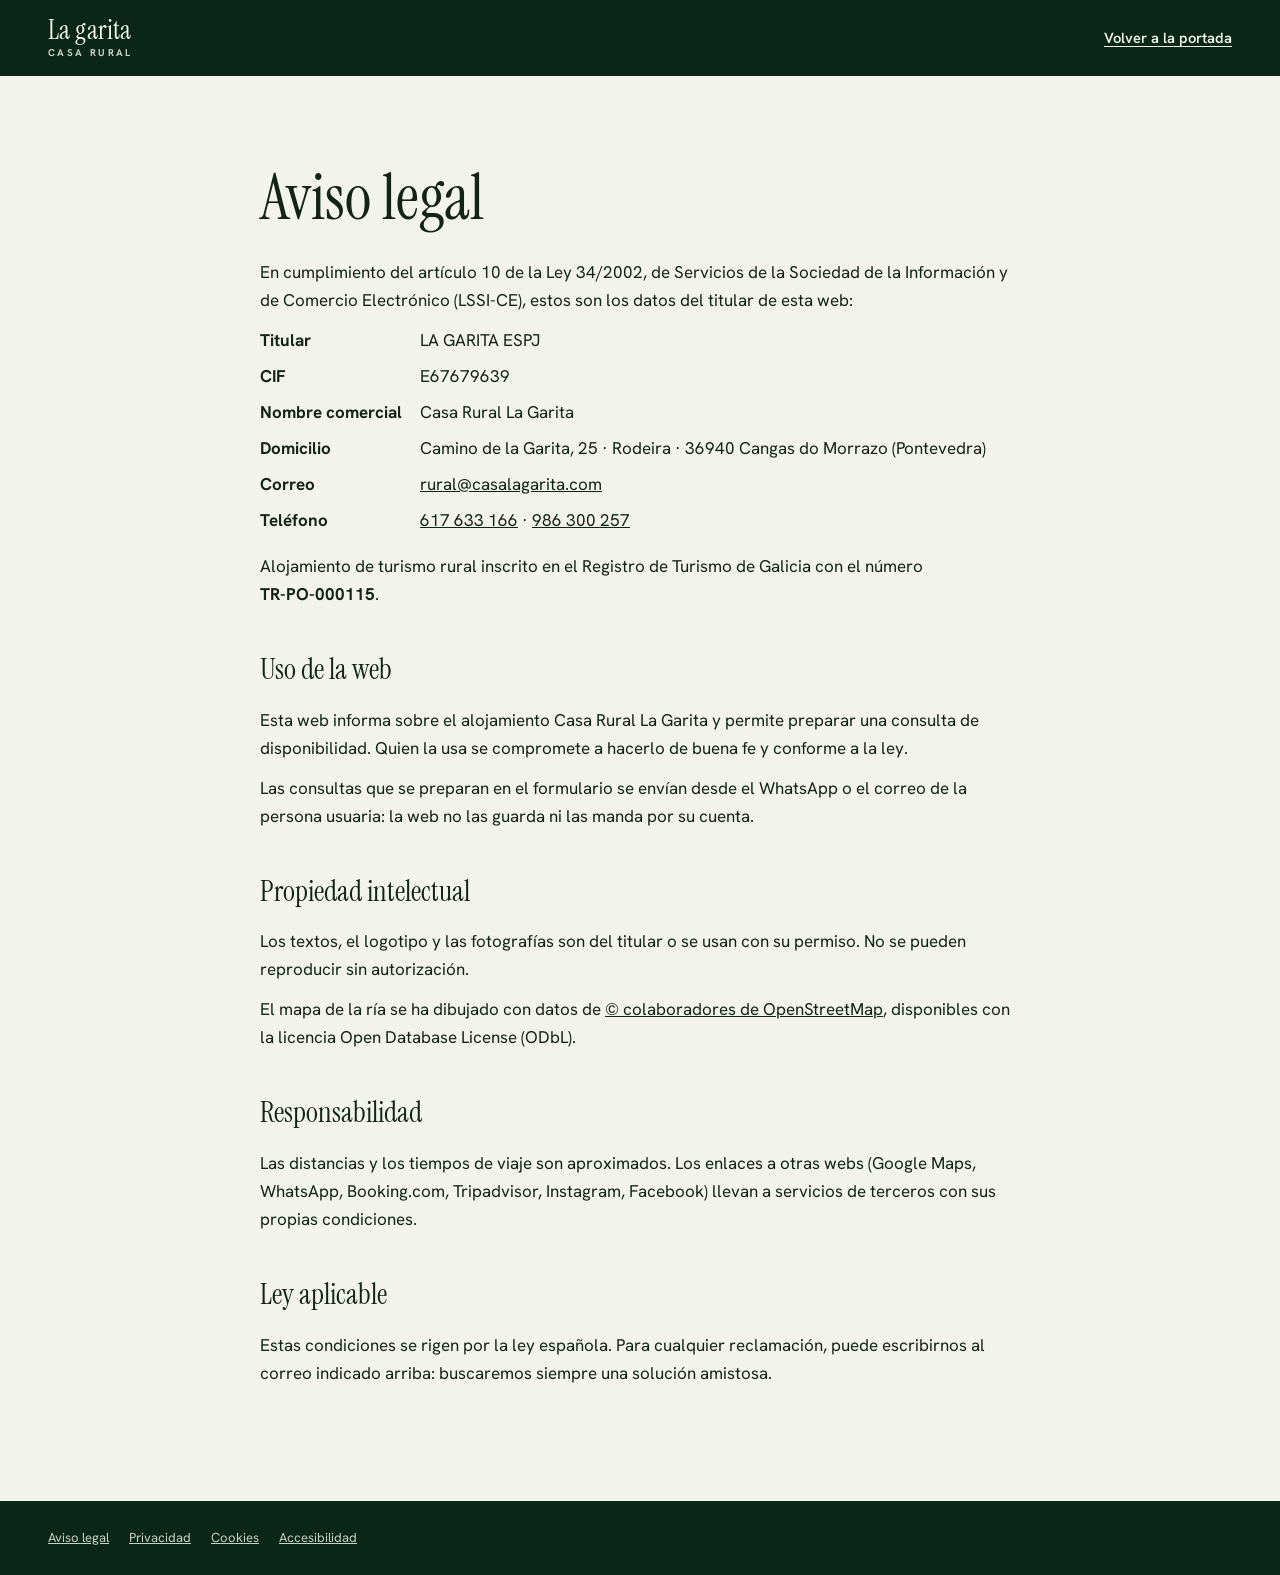
<file: aviso-legal.src.html>
<!DOCTYPE html>
<html lang="es">
<head>
<meta charset="utf-8">
<meta name="viewport" content="width=device-width, initial-scale=1">
<meta name="robots" content="noindex,nofollow">
<title>Aviso legal · Casa Rural La Garita</title>
<link rel="preconnect" href="https://fonts.googleapis.com">
<link rel="preconnect" href="https://fonts.gstatic.com" crossorigin>
<link rel="stylesheet" href="https://fonts.googleapis.com/css2?family=Instrument+Serif:ital@0;1&family=Hanken+Grotesk:wght@400;600;700&display=swap">
<link rel="stylesheet" href="css/estilos.css?v=f853ab39">
<link rel="stylesheet" href="css/legal.css?v=2ae1947b">
<link rel="icon" href="marca/favicon.svg" type="image/svg+xml">
</head>
<body>
<header class="legal-cab">
  <div class="env">
    <a href="index.html" aria-label="Casa Rural La Garita, a la portada"><!--svg:marca/garita.svg aria-hidden="true" focusable="false"--><span class="cab__nombre">La garita<small>Casa rural</small></span></a>
    <a class="volver" href="index.html">Volver a la portada</a>
  </div>
</header>
<main class="legal">
  <div class="env">
    <h1>Aviso legal</h1>

<p>En cumplimiento del artículo 10 de la Ley 34/2002, de Servicios de la Sociedad de la Información y de Comercio Electrónico (LSSI-CE), estos son los datos del titular de esta web:</p>
<dl>
  <dt>Titular</dt><dd>LA GARITA ESPJ</dd>
  <dt>CIF</dt><dd>E67679639</dd>
  <dt>Nombre comercial</dt><dd>Casa Rural La Garita</dd>
  <dt>Domicilio</dt><dd>Camino de la Garita, 25 · Rodeira · 36940 Cangas do Morrazo (Pontevedra)</dd>
  <dt>Correo</dt><dd><a href="mailto:rural@casalagarita.com">rural@casalagarita.com</a></dd>
  <dt>Teléfono</dt><dd><a href="tel:+34617633166">617 633 166</a> · <a href="tel:+34986300257">986 300 257</a></dd>
</dl>
<p>Alojamiento de turismo rural inscrito en el Registro de Turismo de Galicia con el número <b class="nw">TR-PO-000115</b>.</p>
<h2>Uso de la web</h2>
<p>Esta web informa sobre el alojamiento Casa Rural La Garita y permite preparar una consulta de disponibilidad. Quien la usa se compromete a hacerlo de buena fe y conforme a la ley.</p>
<p>Las consultas que se preparan en el formulario se envían desde el WhatsApp o el correo de la persona usuaria: la web no las guarda ni las manda por su cuenta.</p>
<h2>Propiedad intelectual</h2>
<p>Los textos, el logotipo y las fotografías son del titular o se usan con su permiso. No se pueden reproducir sin autorización.</p>
<p>El mapa de la ría se ha dibujado con datos de <a href="https://www.openstreetmap.org/copyright">© colaboradores de OpenStreetMap</a>, disponibles con la licencia Open Database License (ODbL).</p>
<h2>Responsabilidad</h2>
<p>Las distancias y los tiempos de viaje son aproximados. Los enlaces a otras webs (Google Maps, WhatsApp, Booking.com, Tripadvisor, Instagram, Facebook) llevan a servicios de terceros con sus propias condiciones.</p>
<h2>Ley aplicable</h2>
<p>Estas condiciones se rigen por la ley española. Para cualquier reclamación, puede escribirnos al correo indicado arriba: buscaremos siempre una solución amistosa.</p>
  </div>
</main>
<footer class="legal-pie">
  <div class="env">
    <a href="aviso-legal.html">Aviso legal</a>
    <a href="privacidad.html">Privacidad</a>
    <a href="cookies.html">Cookies</a>
    <a href="accesibilidad.html">Accesibilidad</a>
  </div>
</footer>
</body>
</html>
</file>
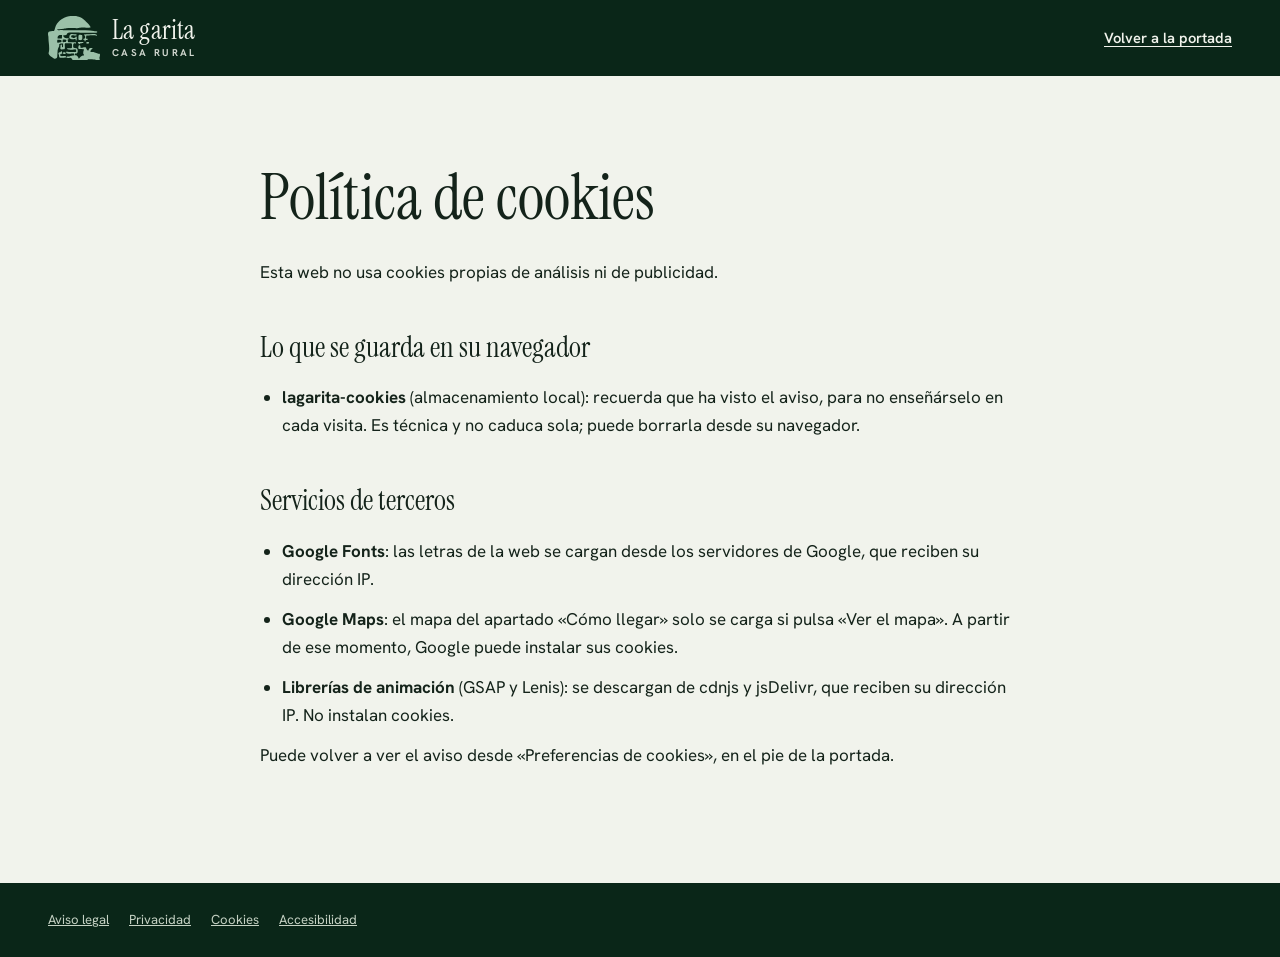
<file: cookies.html>
<!DOCTYPE html>
<html lang="es">
<head>
<meta charset="utf-8">
<meta name="viewport" content="width=device-width, initial-scale=1">
<meta name="robots" content="noindex,nofollow">
<title>Política de cookies · Casa Rural La Garita</title>
<link rel="preconnect" href="https://fonts.googleapis.com">
<link rel="preconnect" href="https://fonts.gstatic.com" crossorigin>
<link rel="stylesheet" href="https://fonts.googleapis.com/css2?family=Instrument+Serif:ital@0;1&family=Hanken+Grotesk:wght@400;600;700&display=swap">
<link rel="stylesheet" href="css/estilos.css?v=f853ab39">
<link rel="stylesheet" href="css/legal.css?v=2ae1947b">
<link rel="icon" href="marca/favicon.svg" type="image/svg+xml">
</head>
<body>
<header class="legal-cab">
  <div class="env">
    <a href="index.html" aria-label="Casa Rural La Garita, a la portada"><svg xmlns="http://www.w3.org/2000/svg" viewBox="0 0 388.99 335.84" aria-hidden="true" focusable="false"><path fill="currentColor" fill-rule="evenodd" d="M82.71 213.03c.7-1.46 3.39-2.6 4.83-3.4 6.24-3.48 11.7-3.39 18.64-3.35 1.73 .01 5.65-.35 7.04 .34 .41 1.1-.42 4.47-.48 6.01-.2 5.07 .26 10.18-.04 15.25-.13 2.05-.94 4.57-3.27 5-7.26 1.35-4.56-10.36-5.15-14.73-.28-2.11-.93-4.51-3.46-4.65-3.52-.2-5.68 2.64-6.72 5.6-1 2.84-.65 6.3-.68 9.27-.04 3.49-.47 6.95-.65 10.44-.08 1.48-.6 8.18 .18 9 1.26 1.33 5.92 2.03 7.73 2.16 5.71 .4 11.59 0 17.24-.89 3.2-.51 5.86-1.03 7.42-4.22 1.16-2.4 1.23-6.36 1.24-9.01 .06-9.22-3.26-20.14-.17-28.61 .18-.5 .25-1.05 .5-1.52 .71-1.39 2.14-1.24 3.48-1.3 2.68-.1 5.36-.42 8.04-.55 8.97-.42 17.96-.49 26.94-.72 3.44-.09 8.86-.31 11.52 2.23 1.91 1.83 2.09 4.76 2.3 7.25 .46 5.26-.01 13.27-.12 18.78-.05 2.64 .7 6.66-1.93 8.2-2.51 1.47-6.24 1.39-9.06 1.42-6.12 .08-12.26-.37-18.38-.14-2.2 .09-6.46 .28-7.1 2.82-.12 .47-.21 .99-.04 1.46 .46 1.26 3.08 2.39 4.28 2.8 4.24 1.48 7.79 2.45 12.27 3.03 1.42 .19 2.81 .55 4.23 .71 9.26 1.07 18.11 .45 27.28-1 2.11-.34 4.22-.68 6.33-1.02 3.36-.55 7.27-1.66 10.39 .28 .88 .55 1.66 1.49 2.13 2.41 1.31 2.61 2.19 10.89 1.8 13.8-.3 2.23-2.42 3.04-4.36 3.44-3.32 .67-10.19 .27-13.86 .27-13.44 0-25.83-.2-39.26-1.14-2.34-.16-4.66-.49-7-.69-1.85-.15-3.71-.19-5.56-.34-1.89-.16-4.19-.83-6-.35-.77 1.36-.2 3.03 .17 4.48 1.14 4.43 3.77 7.33 8.14 8.84 .81 .27 1.7 .34 2.54 .55 3.82 .94 7.85 .71 11.76 .68 3.89-.03 7.8 .06 11.68-.18 3.4-.2 6.76-.72 10.16-.92 3.18-.19 11.94-.73 14.62 .36 .49 .84 1.15 5.65 1.25 6.88 .08 1.05 0 2.16 .19 3.2 .24 1.28 1.6 2.14 1.73 3.28-1.15 .69-3.84 .37-5.3 .57-1.25 .17-2.48 .48-3.74 .66-3.24 .44-6.49 .81-9.73 1.24-1.1 .14-2.14 .48-3.22 .69-5.74 1.15-11.3 2.9-16.95 4.37-2.37 .62-4.78 1.5-7.23 1.75-4.77 .48-12.49-.86-13.52 5.63-.15 .96-.17 1.77 .19 2.65 .87 .66 1.8 .69 2.83 .95 3.75 .95 3.76 .94 7.69 .85 3.3-.08 6.59-.17 9.89-.36 2.89-.17 5.89-.57 8.79-.39 1.43 .09 3 .42 4.36 .87 5.68 1.89 8.33 7.9 11.42 12.49 2.78 4.11 6.26 7.2 11.25 8.15 1.5 .28 3.05 .29 4.56 .42 5.82 .48 11.61 .73 17.45 .74 6.04 .02 12.1 .06 18.14-.19 2.44-.11 4.87-.38 7.3-.53 5.28-.35 10.56-.62 15.83-.98 2.62-.17 5.23-.22 7.85-.37 1.94-.11 3.89-.36 5.84-.35 4.98 .02 10.06 .58 15.01-.16 8.3-1.24 9.11-6.84 14.72-9.18 3.44-1.43 6.97-.54 10.52-.27 2.04 .16 4.09 .2 6.13 .37 7.86 .63 15.74 .96 23.61 1.55 2.18 .16 4.38 .16 6.55 .41 1.99 .22 4.15 .47 6.08 .98 1.94 .52 3.86 1.21 5.82 1.65 1.75 .39 3.62 .76 5.4 .93 1.53 .15 3.07 .1 4.59 .34 4.45 .69 14.37 4.89 16.89-.93 1.02-2.36 .86-5.91 .03-8.3-.48-1.36-1.37-2.61-1.69-4.04-.3-1.31-.19-2.79-.07-4.12 .11-1.26 .48-2.42 .74-3.65 1.63-7.8 5.68-16.22 1.97-24.07-1.4-2.97-2.9-1.99-5.83-2.25-3.51-.31-7.05-.98-10.44-1.93-1.54-.43-3.04-1.1-4.53-1.67-8-3.02-13.81-6.84-22.57-8.34-1.42-.24-2.79-.59-4.24-.69-5.29-.4-10.65 .27-15.88-.83-2.09-.44-4.42-.8-5.92-2.49-1.98-2.22-.94-5.24 .31-7.54 2.94-5.4 6.02-8.36 10.67-12.25 1.54-1.28 5.86-4.8 3.22-6.89-1.93-1.53-5.86-1.42-8.23-1.44-2.84-.03-6.1-.29-8.87 .46-4.06 1.09-7.4 4.93-9.21 8.58-1.59 3.21-.55 6.56-3.18 9.4-.71 .76-1.75 1.86-2.89 1.64-1.27-.24-3.4-1.72-4.42-2.53-3.13-2.48-7.27-6.69-8.55-10.55-1.14-3.45-.19-7.25-3.71-9.71-3.12-2.18-7.62-1.83-11.19-1.31-3.15 .45-6.28 .89-9.39 1.53-3.32 .67-6.61 1.5-9.98 1.87-2.02 .23-5.13 1.12-7.08 .51-1.83-.58-2.51-2.61-2.75-4.35-.59-4.22 .1-9.35-2.27-13.1-2.2-3.48-7.81-3.56-10.34-.46-1.9 2.34-2.3 7.3-2.59 10.25-.31 3.29-2.09 8.48-.75 11.62 1.25 2.92 4.57 3.28 7.28 3.67 1.35 .2 2.7 .42 4.05 .54 4.83 .41 9.71 .24 14.55 .46 2.41 .11 4.79 .48 7.19 .71 2.35 .22 8.07 1.23 9.76 2.74 .96 3.27-2.98 5.84-4.02 8.53-1.91 4.9-1.89 12.19-1.93 17.48-.02 2.79-.14 5.72 1.2 8.28 1.45 2.75 7.01 5.64 4.68 8.81-1.64 2.23-7.45 .84-10.04 1.37-3.4 .69-8.02 4.69-10.68 6.93-4.49 3.79-8.8 7.77-12.93 11.94-1.63 1.63-4.42 4.44-6.82 4.54-.16-.18-.3-.24-.43-.46-.78-1.28-.83-3.04-1.3-4.43-.55-1.61-1.18-3.19-1.88-4.74-2.19-4.83-7.02-9.91-11.55-12.61-2.7-1.61-5.65-2.33-8.76-2.47-1.56-.06-4.04 .39-5.39-.16-.09-.23-.2-.31-.23-.58-.1-.95 1.85-6.15 2.06-7.89 .15-1.24 .01-2.79 .63-3.87 1.53-.68 3.58-.33 5.26-.43 3.3-.2 7.15-.92 9.79-3.03 3.1-2.47 4.05-6.42 4.47-10.17 .82-7.47 1.72-19.66-5.54-24.42-3.11-2.05-14.07-3.83-18.06-4.19-2.1-.18-5.03 .12-6.95-.62-.88-1.12-1.39-4.19-1.78-5.69-.19-.75-.5-1.46-.65-2.21-1.11-5.38-.17-11.09 .34-16.49 .32-3.45 .65-7.11 4.18-8.78 3.94-1.87 13.01 .96 15.85-.08 1.08-1.71 1.07-6.08-.05-7.77-1.87-.65-10.84-.27-13.47-.27-9.91 0-19.83 0-29.75 0-3.16 0-6.33 0-9.5 0-1.16 0-3 .35-4.06-.22-.86-.46-2.04-2.7-2.52-3.59-1.84-3.46-1.96-7.39-2.48-11.19-.26-1.85-.61-4.1 .41-5.81 2.31-3.85 8.66-.24 8.68-6.21 0-.72-.18-1.24-.52-1.85-.37-.24-.6-.41-1.05-.48-1.2-.19-2.53-.03-3.75-.08-1.93-.08-3.87-.25-5.8-.42-9.11-.82-23.73-2.85-28.56-11.86-1.17-2.2-1.72-4.6-2.37-6.98-.28-1.04-.76-2.21 .14-3.11 1.22-1.22 6.36-.61 8.11-.59 5.91 .1 13.02 0 16.79-5.39 2.4-3.43 1.86-8.24 5.24-11.05 3.74-3.11 11.1-4.07 15.85-4.46 2.15-.18 4.29-.52 6.45-.67 8.16-.57 16.85-.62 25.04-.48 4.86 .09 9.73 .12 14.58 .38 3 .16 5.99 .48 8.99 .69 8.54 .59 17.08 1.14 25.64 1.41 8.55 .26 17.1 .16 25.65 .16 12.75 0 25.5 0 38.25 0 11.71 0 23.42-.01 35.13-.26 4.77-.1 9.55-.06 14.31-.39 3.2-.23 8.27-.41 11.17-1.49 1.74-.64 3.36-1.89 2.86-3.97-.81-3.39-6.31-3.93-9.11-4.46-1.48-.28-2.91-.67-4.42-.83-4.02-.45-7.99-1.34-11.99-1.85-9.81-1.24-19.68-2.28-29.56-2.93-36.94-2.42-74.03-1.62-111.03-1.73-11.17-.03-22.37-.07-33.54-.5-2.98-.11-5.84-.91-8.83-.96-3.66-.05-6.23 1.01-9.58 .92-2.01-.04-3.97-.42-5.96-.58-3.37-.27-6.76-.28-10.13-.29-7.1-.03-14.2 .09-21.3-.05-3.43-.07-6.86-.51-10.29-.46-6.36 .09-12.72 1.1-19.09 .97-3.9-.07-8.55-.25-12.01-2.25-1.3-.76-2.87-1.91-2.99-3.52 1.89-3.13 10.17-1.97 13.4-2 12.59-.11 24.97-2.18 37.4-3.9 1.18-.16 2.32-.47 3.49-.65 4.38-.71 8.78-1.37 13.17-2.01 10.87-1.57 21.86-2.54 32.86-2.67 9.24-.11 18.5 .7 27.73 1.21 7.28 .39 14.61 .5 21.89 .24 3.43-.12 8.42-.58 11.78-1.18 2.78-.49 5.53-1.24 8.31-1.66 8.74-1.34 17.48-2.22 26.34-2.17 6.84 .04 13.67 .5 20.47 1.29 6.6 .76 13.32 1.87 19.97 1.07 3.47-.42 10.71-.79 13.01-3.62 .21-2.09-2.6-6.17-3.81-7.97-4.72-7.01-10.41-13.29-15.92-19.67-5-5.8-10.56-11.09-15.93-16.54-3.05-3.08-6.02-6.29-9.19-9.24-8.33-7.73-17.57-14.88-27.7-20.08-9.79-5.03-20.48-8.46-31.39-10.01-1.6-.23-3.22-.29-4.82-.44-7.85-.78-15.68-.63-23.56-.63-11.09 0-19.92-.05-30.95 2.08-19.72 3.81-40.42 12.48-56.85 24.05-2.77 1.95-5.29 4.18-7.86 6.39-8.93 7.63-17.13 16.25-23.74 26-6.43 9.5-10.75 20.03-14.02 30.97-1.61 5.37-3.77 16.17-7.39 20.14-2.26 2.49-5.04 1.98-8.06 1.91-1.5-.03-3.01 .07-4.5 .16-6.84 .46-14.78 1.36-21.16 3.88-3.71 1.47-6.62 2.74-8.82 6.3-5.44 8.84-1.91 20.77-.46 30.28 .29 1.89 .42 3.85 .56 5.75 .22 2.89 .11 5.79 .23 8.68 .34 7.96 .85 15.88 1.57 23.81 .16 1.76 .46 3.51 .64 5.27 .17 1.68 .21 3.38 .38 5.06 1.49 14.55 3.08 29.08 2.97 43.73-.03 3.84-.03 7.72-.38 11.54-.14 1.51-.44 2.99-.62 4.49-.15 1.19-.19 2.39-.44 3.56-1.46 7.04-4.68 13.08-1.46 20.22 4.85 10.73 13.19 16.26 22.27 22.89 5.02 3.67 10.09 7.66 15.95 9.87 6.53 2.46 12.12 3.09 18.17-1.04 1.98-1.35 3.81-3.01 5.06-5.08 3.07-5.13 2.08-13.27 2.35-19.11 .13-2.66 .51-5.28 .74-7.93 .32-3.56 .49-7.14 .74-10.71 .32-4.66 .11-9.35 .55-14.01 .17-1.81 .66-3.55 .91-5.35 .16-1.1 .52-2.09 .8-3.15 1.5-5.86 3.94-11.32 6.36-16.84 1.36-3.09 2.95-6.17 3.7-9.49 .58-2.63 .57-5.4 .09-8.03-.21-1.16-.9-2.09-.91-3.28zM269.57 138.51c-.53 .71-.71 1.36-.74 2.26-.12 3.8 5.55 5.51 7.55 8.5 .47 .71 .92 1.67 1.13 2.5 .34 1.31 .92 7.09 .96 8.59 .17 5.22-2.88 7.74-7.48 9.31-.74 .25-1.51 .34-2.24 .65-2.38 1.03-6.12 2.35-4.86 5.87 .73 2.04 2.88 1.86 4.65 2.14 2.13 .33 3.62 .97 4.65 2.95 1.77 3.42-1.41 5.49 2.09 8.05 .71 .52 1.27 .87 2.12 .9 1.99-1.76 4.47-9.81 6.6-11.2 .8-.52 2.21-.24 3.12-.24 2.96 0 9.01 .24 9.62-3.66 1.03-6.58-7.44-3.01-10.58-4.12-.72-1.14-.55-2.76-.81-4.09-.97-5.07-.33-11 .84-16 .35-1.52 .15-3.8 .9-5.04 1.67-.68 4.01-.31 5.82-.34 3.76-.08 7.53-.28 11.29-.41 14.23-.52 28.47-.71 42.7-.2 2.63 .1 7.71 .59 10.21 1.19 2.18 .52 5.91 1.71 8.05 .72 1.65-.76 2.11-3.11 1.28-4.64-1.15-2.15-3.96-3.58-6.14-4.41-10.7-4.06-16.06-3.23-27.15-2.92-12.74 .36-25.45 1.61-38.18 2.05-2.12 .08-4.27 .12-6.38 .34-3.39 .34-6.69 .87-10.11 .93-2.09 .03-7.28-.44-8.91 .32zM174.04 135.05c-10.2 2.27-12.89 11.28-14.03 20.42-.27 2.17-.81 7.38 .01 9.29 1.19 2.77 3.82 4.49 6.41 5.81 1.48 .75 3.07 1.1 4.65 1.52 6.55 1.71 13.49 2.62 20.26 1.59 3.36-.51 7.2-1.51 10.5-1.82 .84-.08 2.7-.56 3.42-.3 1.09 .4 1.31 1.66 1.59 2.63 .25 .82 .55 1.6 .66 2.47 .2 1.62-.27 5.12 .36 6.38 .38 .77 1.25 1.05 2.05 1.11 3.44 .26 4.08-3.42 4.28-6.08 .28-3.76 .18-7.54 .45-11.3 .2-2.74 .87-5.49 .32-8.23-.52-2.65-1.61-4-4.17-4.92-.94-.34-1.71-.64-2.71-.53-1.54 1.45-.84 3.94-1.79 5.67-1.02 1.86-6.9 4.65-9.01 5.03-4.63 .86-8.36-.43-12.71-1.68-1.27-.36-2.6-.56-3.88-.89-1.52-.38-4.57-.66-5.77-1.67-1.6-1.36-1.68-7.19-1.13-9.09 .2-.69 .63-1.44 1.05-2.02 1.89-2.63 5.61-3.41 8.62-3.65 4.09-.32 8.36-.09 12.43 .35 2.66 .28 5.27 .67 7.96 .75 3.53 .09 9.87 .44 10.06-4.55 .17-4.24-6.16-4.31-9.14-4.53-9.55-.71-21.32-3.86-30.74-1.76zM98.81 263.53c-3.86 .36-4.57 5.84-6.44 7.09-.8 .53-2.36 .21-3.29 .23-2.27 .04-4.51 .13-6.5 1.39-.95 .61-1.85 1.39-2.57 2.25-5.24 6.24 .47 11.3 2.15 17.23 .85 3.01 .29 6.42 .53 9.5 .13 1.71 .79 3.41 1.7 4.85 3.58 5.6 7.21 6.88 13.63 6.85 4.08-.03 8.13-.56 12.2-.69 3.25-.1 6.41 1.21 9.67 .59 1.5-.29 2.87-1.21 4.3-1.72 1.26-.45 2.79-.7 4.11-.86 1.52-.18 3.74 .32 5.07-.55 .91-.59 1.18-1.66 1.49-2.63 .29-.92 .94-1.95 .69-2.95-.42-1.65-4.27-3.79-5.85-4.15-4.3-1.01-7.36-.38-11.6-.11-5.12 .32-17.44 1.18-21.97-.1-4.05-1.15-5.35-5.35-5.45-9.12-.04-1.32-.25-2.84 .71-3.88 1.8-1.93 4.69 .1 6.86-.39 2.47-.57 4.3-4.6 5.17-6.73 1.71-4.17 3.68-14.39-2.5-15.85-.68-.16-1.4-.32-2.11-.25zM235.31 141.02c-3.91 .72-5.94 3.93-6.77 7.55-.22 .92-.53 1.81-.65 2.76-.23 1.86-.13 3.78-.17 5.66-.06 3.58-.16 7.16-.13 10.75 .03 3.19 .06 7.38 2.22 9.96 1.34 1.59 3.68 2.01 5.62 2.32 5.22 .85 7.84 .95 13.05-.07 2.15-.41 4.6-1.59 5.88-3.43 1.16-1.65 1.37-3.65 1.76-5.56 1.04-5.12 .6-12.02 .51-17.31-.02-1.45 .17-7.74-.44-8.63-.54-.78-4.6-1.9-5.69-2.13-.92-.19-1.77-.57-2.68-.8-3.47-.87-9-1.71-12.51-1.07zM105.89 144.16c.17 1.88-1.18 2.99-1.33 5.87-.25 4.76 0 9.48-.57 14.23-.18 1.46 .08 3.58-.76 4.78-1.8 .16-3.75-.94-5.6-1.12-4.72-.44-9.39-.4-14.12-.16-1.8 .09-3.6 .12-5.39 .27-1.51 .12-3.19 .58-4.7 .5-.31-.02-.5-.13-.78-.23-1.26-1.65-1.01-5.56-.82-7.59 .63-6.51 1.5-12.57 8.11-15.72 6.03-2.87 12.99-3.14 19.54-2.34 1.99 .24 4.93 0 6.42 1.51zM70.65 178.15c1.53-.72 4.54-.3 6.3-.29 5.19 .03 10.27 .2 15.42 .85 2.76 .34 6.89 .79 8.2 3.72 .98 2.18 .46 4.81 .34 7.1-.08 1.52 .14 3.31-.52 4.69-1.32 .92-7.87 1.52-9.87 1.89-5.37 .99-10.43 3.06-15.74 4.34-2.12 .52-3.3 .91-4.27-1.31-.5-1.16-.86-2.26-1.25-3.47-.93-2.89-.96-7.88-.41-10.87 .16-.84 .5-1.63 .7-2.46 .31-1.37 .35-3.01 1.1-4.19zM138.19 179.74c.24 1.12-.32 2.35-.61 3.46-.4 1.55-1.18 3.02-1.73 4.52-.79 2.14-1.45 5.94-3.64 7.08-1.73 .91-8.62 .57-10.93 .62-2.85 .06-9.29 .76-11.23-1.7-.64-.8-.83-2.08-.95-3.08-.39-3.24 .53-7.57 1.38-10.71 .32-1.18 .47-2.68 1.42-3.58 .7-.65 5.2-1.34 6.31-1.39 3.74-.17 8.06 .22 11.69 1.15 .75 .19 1.45 .52 2.2 .7 1.76 .44 4.98 1.5 6.09 2.93zM225.55 194.54c-.68 .31-.76 .92-1.08 1.52-.85 1.59-1.57 2.22-.9 4.16 .63 1.85 2.51 3.09 3.81 4.46 2.91 3.08 5.07 8.61 9.34 5.35 2.59-1.98 4.7-4.82 7.9-5.87 2.16-.7 4.86-.26 7.1-.28 2.65-.02 4.8-.48 7.37-.98 1.29-.25 4.57-1.21 5.38-2.24 .97-1.23 .82-5.02-1.15-5.91-1.98-.9-9.2 .21-12.11-.02-6.05-.46-12.09-.32-18.16-.34-1.41-.01-6.5-.32-7.5 .15zM108.6 279.11c1.32 1.46 3.72 2.23 5.54 2.97 4.63 1.87 16.56 6.45 17.76-1.67 .16-1.09 .13-2.18 .01-3.27-.08-.77-.13-1.65-.43-2.36-1.59-3.74-7.63-3-10.93-2.99-2.41 0-5.02-.18-7.3 .7-2.6 1.02-5.32 3.54-4.65 6.62zM285.15 204.18c.2 .18 .28 .35 .53 .49 .42 .23 3.92 1.05 4.57 1.16 3.93 .7 8.79 2.12 12.64 .43 3.17-1.39 6.12-4.85 4.08-8.32-.39-.66-.74-1.22-1.4-1.64-1.14-.72-4.31-1.3-5.7-1.48-1.44-.18-2.87-.47-4.32-.53-4.82-.19-8.91 1.66-10.14 6.58-.29 1.16-.55 2.13-.26 3.31z"/></svg><span class="cab__nombre">La garita<small>Casa rural</small></span></a>
    <a class="volver" href="index.html">Volver a la portada</a>
  </div>
</header>
<main class="legal">
  <div class="env">
    <h1>Política de cookies</h1>

<p>Esta web no usa cookies propias de análisis ni de publicidad.</p>
<h2>Lo que se guarda en su navegador</h2>
<ul>
  <li><b>lagarita-cookies</b> (almacenamiento local): recuerda que ha visto el aviso, para no enseñárselo en cada visita. Es técnica y no caduca sola; puede borrarla desde su navegador.</li>
</ul>
<h2>Servicios de terceros</h2>
<ul>
  <li><b>Google Fonts</b>: las letras de la web se cargan desde los servidores de Google, que reciben su dirección IP.</li>
  <li><b>Google Maps</b>: el mapa del apartado «Cómo llegar» solo se carga si pulsa «Ver el mapa». A partir de ese momento, Google puede instalar sus cookies.</li>
  <li><b>Librerías de animación</b> (GSAP y Lenis): se descargan de cdnjs y jsDelivr, que reciben su dirección IP. No instalan cookies.</li>
</ul>
<p>Puede volver a ver el aviso desde «Preferencias de cookies», en el pie de la portada.</p>
  </div>
</main>
<footer class="legal-pie">
  <div class="env">
    <a href="aviso-legal.html">Aviso legal</a>
    <a href="privacidad.html">Privacidad</a>
    <a href="cookies.html">Cookies</a>
    <a href="accesibilidad.html">Accesibilidad</a>
  </div>
</footer>
</body>
</html>
</file>
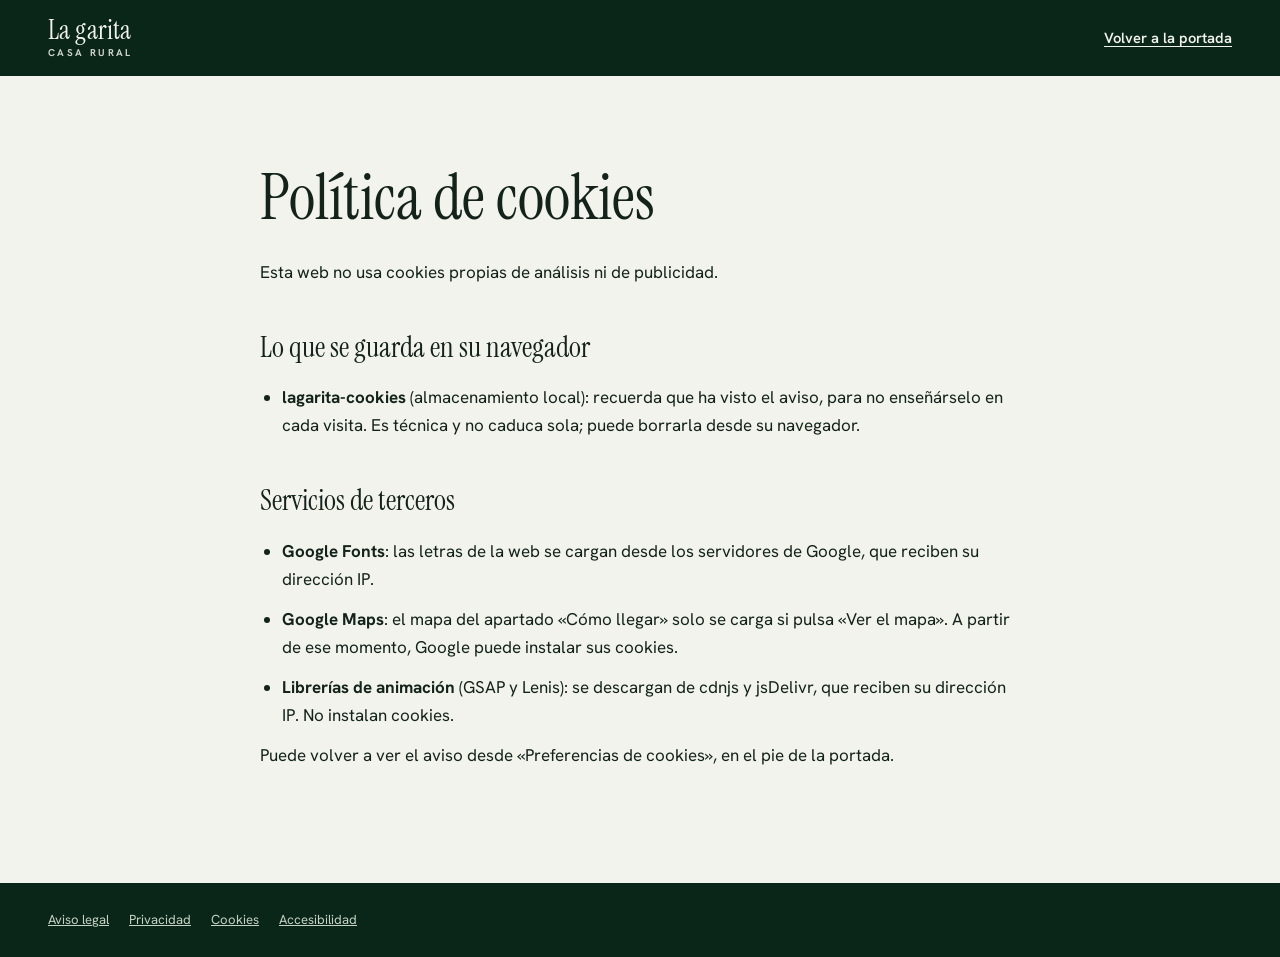
<file: cookies.src.html>
<!DOCTYPE html>
<html lang="es">
<head>
<meta charset="utf-8">
<meta name="viewport" content="width=device-width, initial-scale=1">
<meta name="robots" content="noindex,nofollow">
<title>Política de cookies · Casa Rural La Garita</title>
<link rel="preconnect" href="https://fonts.googleapis.com">
<link rel="preconnect" href="https://fonts.gstatic.com" crossorigin>
<link rel="stylesheet" href="https://fonts.googleapis.com/css2?family=Instrument+Serif:ital@0;1&family=Hanken+Grotesk:wght@400;600;700&display=swap">
<link rel="stylesheet" href="css/estilos.css?v=f853ab39">
<link rel="stylesheet" href="css/legal.css?v=2ae1947b">
<link rel="icon" href="marca/favicon.svg" type="image/svg+xml">
</head>
<body>
<header class="legal-cab">
  <div class="env">
    <a href="index.html" aria-label="Casa Rural La Garita, a la portada"><!--svg:marca/garita.svg aria-hidden="true" focusable="false"--><span class="cab__nombre">La garita<small>Casa rural</small></span></a>
    <a class="volver" href="index.html">Volver a la portada</a>
  </div>
</header>
<main class="legal">
  <div class="env">
    <h1>Política de cookies</h1>

<p>Esta web no usa cookies propias de análisis ni de publicidad.</p>
<h2>Lo que se guarda en su navegador</h2>
<ul>
  <li><b>lagarita-cookies</b> (almacenamiento local): recuerda que ha visto el aviso, para no enseñárselo en cada visita. Es técnica y no caduca sola; puede borrarla desde su navegador.</li>
</ul>
<h2>Servicios de terceros</h2>
<ul>
  <li><b>Google Fonts</b>: las letras de la web se cargan desde los servidores de Google, que reciben su dirección IP.</li>
  <li><b>Google Maps</b>: el mapa del apartado «Cómo llegar» solo se carga si pulsa «Ver el mapa». A partir de ese momento, Google puede instalar sus cookies.</li>
  <li><b>Librerías de animación</b> (GSAP y Lenis): se descargan de cdnjs y jsDelivr, que reciben su dirección IP. No instalan cookies.</li>
</ul>
<p>Puede volver a ver el aviso desde «Preferencias de cookies», en el pie de la portada.</p>
  </div>
</main>
<footer class="legal-pie">
  <div class="env">
    <a href="aviso-legal.html">Aviso legal</a>
    <a href="privacidad.html">Privacidad</a>
    <a href="cookies.html">Cookies</a>
    <a href="accesibilidad.html">Accesibilidad</a>
  </div>
</footer>
</body>
</html>
</file>
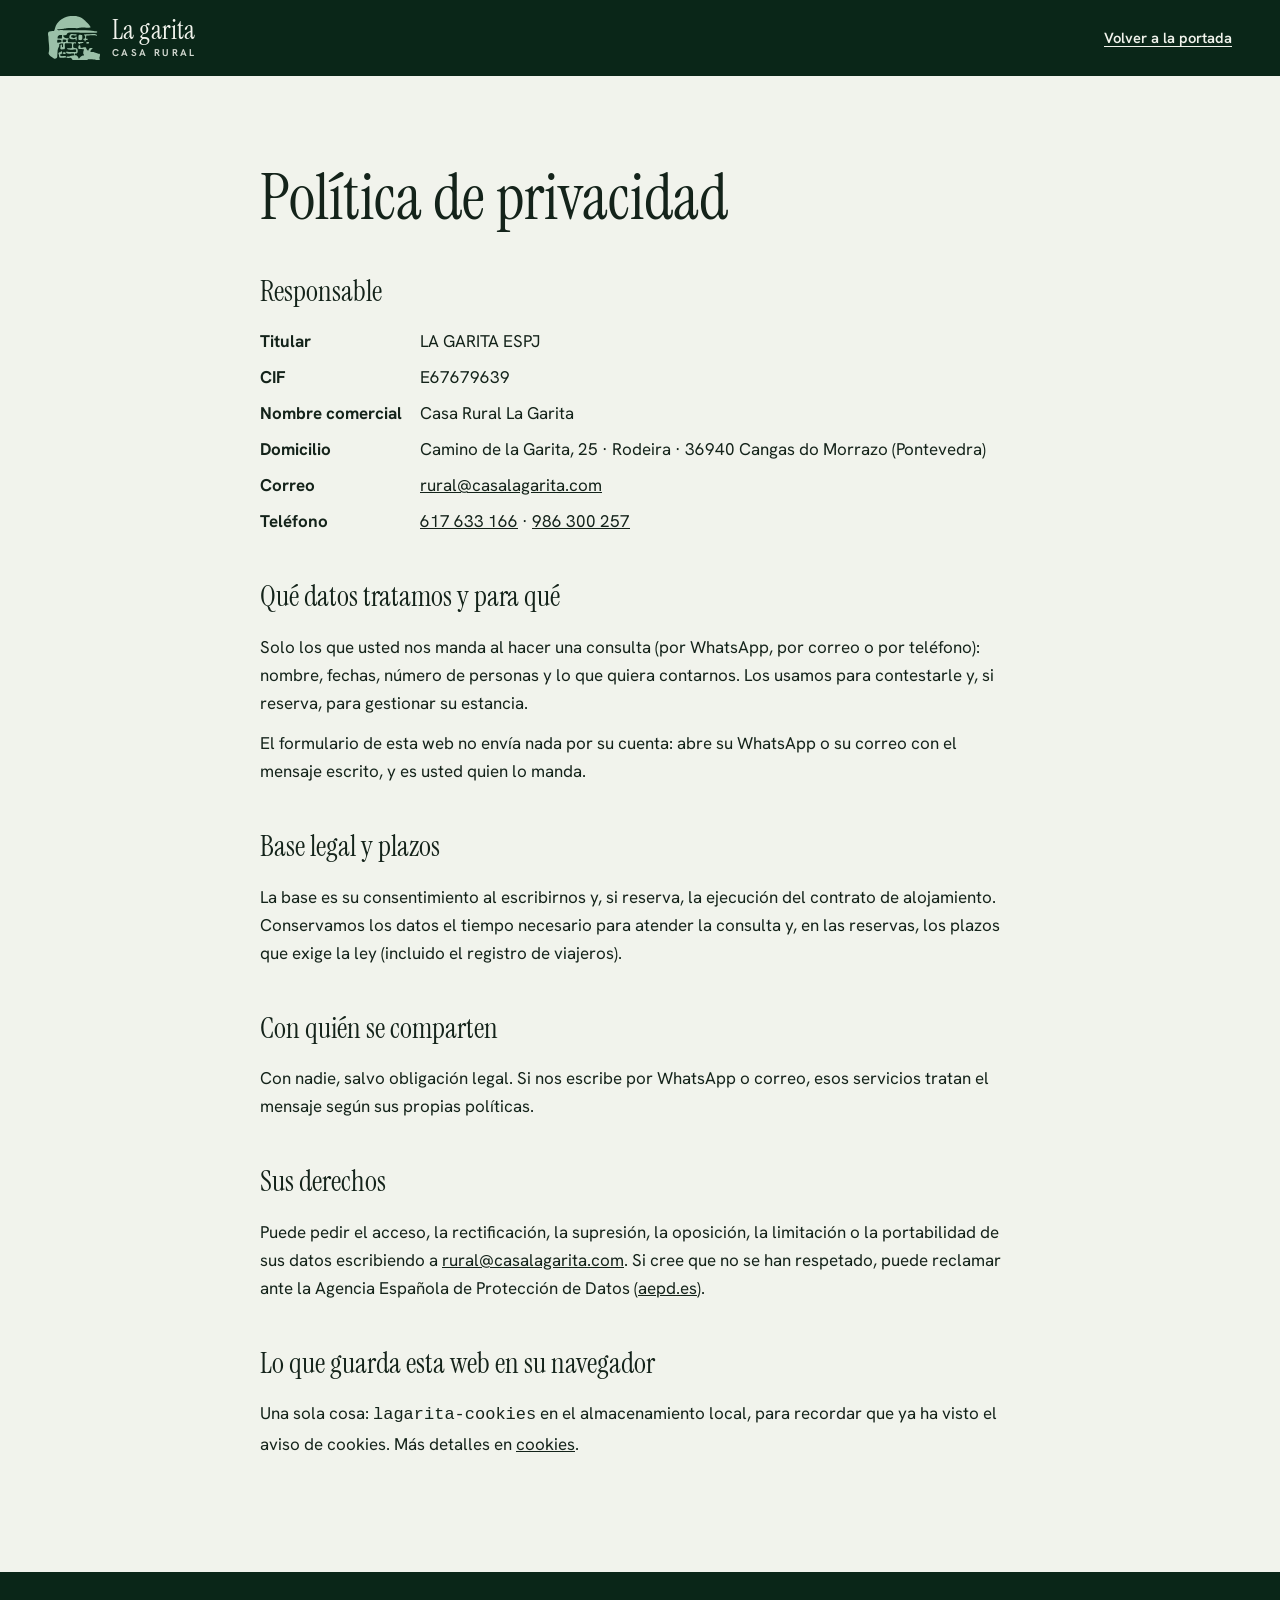
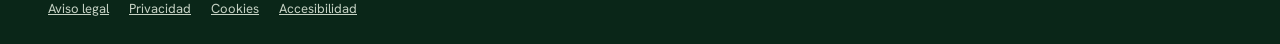
<file: privacidad.html>
<!DOCTYPE html>
<html lang="es">
<head>
<meta charset="utf-8">
<meta name="viewport" content="width=device-width, initial-scale=1">
<meta name="robots" content="noindex,nofollow">
<title>Política de privacidad · Casa Rural La Garita</title>
<link rel="preconnect" href="https://fonts.googleapis.com">
<link rel="preconnect" href="https://fonts.gstatic.com" crossorigin>
<link rel="stylesheet" href="https://fonts.googleapis.com/css2?family=Instrument+Serif:ital@0;1&family=Hanken+Grotesk:wght@400;600;700&display=swap">
<link rel="stylesheet" href="css/estilos.css?v=f853ab39">
<link rel="stylesheet" href="css/legal.css?v=2ae1947b">
<link rel="icon" href="marca/favicon.svg" type="image/svg+xml">
</head>
<body>
<header class="legal-cab">
  <div class="env">
    <a href="index.html" aria-label="Casa Rural La Garita, a la portada"><svg xmlns="http://www.w3.org/2000/svg" viewBox="0 0 388.99 335.84" aria-hidden="true" focusable="false"><path fill="currentColor" fill-rule="evenodd" d="M82.71 213.03c.7-1.46 3.39-2.6 4.83-3.4 6.24-3.48 11.7-3.39 18.64-3.35 1.73 .01 5.65-.35 7.04 .34 .41 1.1-.42 4.47-.48 6.01-.2 5.07 .26 10.18-.04 15.25-.13 2.05-.94 4.57-3.27 5-7.26 1.35-4.56-10.36-5.15-14.73-.28-2.11-.93-4.51-3.46-4.65-3.52-.2-5.68 2.64-6.72 5.6-1 2.84-.65 6.3-.68 9.27-.04 3.49-.47 6.95-.65 10.44-.08 1.48-.6 8.18 .18 9 1.26 1.33 5.92 2.03 7.73 2.16 5.71 .4 11.59 0 17.24-.89 3.2-.51 5.86-1.03 7.42-4.22 1.16-2.4 1.23-6.36 1.24-9.01 .06-9.22-3.26-20.14-.17-28.61 .18-.5 .25-1.05 .5-1.52 .71-1.39 2.14-1.24 3.48-1.3 2.68-.1 5.36-.42 8.04-.55 8.97-.42 17.96-.49 26.94-.72 3.44-.09 8.86-.31 11.52 2.23 1.91 1.83 2.09 4.76 2.3 7.25 .46 5.26-.01 13.27-.12 18.78-.05 2.64 .7 6.66-1.93 8.2-2.51 1.47-6.24 1.39-9.06 1.42-6.12 .08-12.26-.37-18.38-.14-2.2 .09-6.46 .28-7.1 2.82-.12 .47-.21 .99-.04 1.46 .46 1.26 3.08 2.39 4.28 2.8 4.24 1.48 7.79 2.45 12.27 3.03 1.42 .19 2.81 .55 4.23 .71 9.26 1.07 18.11 .45 27.28-1 2.11-.34 4.22-.68 6.33-1.02 3.36-.55 7.27-1.66 10.39 .28 .88 .55 1.66 1.49 2.13 2.41 1.31 2.61 2.19 10.89 1.8 13.8-.3 2.23-2.42 3.04-4.36 3.44-3.32 .67-10.19 .27-13.86 .27-13.44 0-25.83-.2-39.26-1.14-2.34-.16-4.66-.49-7-.69-1.85-.15-3.71-.19-5.56-.34-1.89-.16-4.19-.83-6-.35-.77 1.36-.2 3.03 .17 4.48 1.14 4.43 3.77 7.33 8.14 8.84 .81 .27 1.7 .34 2.54 .55 3.82 .94 7.85 .71 11.76 .68 3.89-.03 7.8 .06 11.68-.18 3.4-.2 6.76-.72 10.16-.92 3.18-.19 11.94-.73 14.62 .36 .49 .84 1.15 5.65 1.25 6.88 .08 1.05 0 2.16 .19 3.2 .24 1.28 1.6 2.14 1.73 3.28-1.15 .69-3.84 .37-5.3 .57-1.25 .17-2.48 .48-3.74 .66-3.24 .44-6.49 .81-9.73 1.24-1.1 .14-2.14 .48-3.22 .69-5.74 1.15-11.3 2.9-16.95 4.37-2.37 .62-4.78 1.5-7.23 1.75-4.77 .48-12.49-.86-13.52 5.63-.15 .96-.17 1.77 .19 2.65 .87 .66 1.8 .69 2.83 .95 3.75 .95 3.76 .94 7.69 .85 3.3-.08 6.59-.17 9.89-.36 2.89-.17 5.89-.57 8.79-.39 1.43 .09 3 .42 4.36 .87 5.68 1.89 8.33 7.9 11.42 12.49 2.78 4.11 6.26 7.2 11.25 8.15 1.5 .28 3.05 .29 4.56 .42 5.82 .48 11.61 .73 17.45 .74 6.04 .02 12.1 .06 18.14-.19 2.44-.11 4.87-.38 7.3-.53 5.28-.35 10.56-.62 15.83-.98 2.62-.17 5.23-.22 7.85-.37 1.94-.11 3.89-.36 5.84-.35 4.98 .02 10.06 .58 15.01-.16 8.3-1.24 9.11-6.84 14.72-9.18 3.44-1.43 6.97-.54 10.52-.27 2.04 .16 4.09 .2 6.13 .37 7.86 .63 15.74 .96 23.61 1.55 2.18 .16 4.38 .16 6.55 .41 1.99 .22 4.15 .47 6.08 .98 1.94 .52 3.86 1.21 5.82 1.65 1.75 .39 3.62 .76 5.4 .93 1.53 .15 3.07 .1 4.59 .34 4.45 .69 14.37 4.89 16.89-.93 1.02-2.36 .86-5.91 .03-8.3-.48-1.36-1.37-2.61-1.69-4.04-.3-1.31-.19-2.79-.07-4.12 .11-1.26 .48-2.42 .74-3.65 1.63-7.8 5.68-16.22 1.97-24.07-1.4-2.97-2.9-1.99-5.83-2.25-3.51-.31-7.05-.98-10.44-1.93-1.54-.43-3.04-1.1-4.53-1.67-8-3.02-13.81-6.84-22.57-8.34-1.42-.24-2.79-.59-4.24-.69-5.29-.4-10.65 .27-15.88-.83-2.09-.44-4.42-.8-5.92-2.49-1.98-2.22-.94-5.24 .31-7.54 2.94-5.4 6.02-8.36 10.67-12.25 1.54-1.28 5.86-4.8 3.22-6.89-1.93-1.53-5.86-1.42-8.23-1.44-2.84-.03-6.1-.29-8.87 .46-4.06 1.09-7.4 4.93-9.21 8.58-1.59 3.21-.55 6.56-3.18 9.4-.71 .76-1.75 1.86-2.89 1.64-1.27-.24-3.4-1.72-4.42-2.53-3.13-2.48-7.27-6.69-8.55-10.55-1.14-3.45-.19-7.25-3.71-9.71-3.12-2.18-7.62-1.83-11.19-1.31-3.15 .45-6.28 .89-9.39 1.53-3.32 .67-6.61 1.5-9.98 1.87-2.02 .23-5.13 1.12-7.08 .51-1.83-.58-2.51-2.61-2.75-4.35-.59-4.22 .1-9.35-2.27-13.1-2.2-3.48-7.81-3.56-10.34-.46-1.9 2.34-2.3 7.3-2.59 10.25-.31 3.29-2.09 8.48-.75 11.62 1.25 2.92 4.57 3.28 7.28 3.67 1.35 .2 2.7 .42 4.05 .54 4.83 .41 9.71 .24 14.55 .46 2.41 .11 4.79 .48 7.19 .71 2.35 .22 8.07 1.23 9.76 2.74 .96 3.27-2.98 5.84-4.02 8.53-1.91 4.9-1.89 12.19-1.93 17.48-.02 2.79-.14 5.72 1.2 8.28 1.45 2.75 7.01 5.64 4.68 8.81-1.64 2.23-7.45 .84-10.04 1.37-3.4 .69-8.02 4.69-10.68 6.93-4.49 3.79-8.8 7.77-12.93 11.94-1.63 1.63-4.42 4.44-6.82 4.54-.16-.18-.3-.24-.43-.46-.78-1.28-.83-3.04-1.3-4.43-.55-1.61-1.18-3.19-1.88-4.74-2.19-4.83-7.02-9.91-11.55-12.61-2.7-1.61-5.65-2.33-8.76-2.47-1.56-.06-4.04 .39-5.39-.16-.09-.23-.2-.31-.23-.58-.1-.95 1.85-6.15 2.06-7.89 .15-1.24 .01-2.79 .63-3.87 1.53-.68 3.58-.33 5.26-.43 3.3-.2 7.15-.92 9.79-3.03 3.1-2.47 4.05-6.42 4.47-10.17 .82-7.47 1.72-19.66-5.54-24.42-3.11-2.05-14.07-3.83-18.06-4.19-2.1-.18-5.03 .12-6.95-.62-.88-1.12-1.39-4.19-1.78-5.69-.19-.75-.5-1.46-.65-2.21-1.11-5.38-.17-11.09 .34-16.49 .32-3.45 .65-7.11 4.18-8.78 3.94-1.87 13.01 .96 15.85-.08 1.08-1.71 1.07-6.08-.05-7.77-1.87-.65-10.84-.27-13.47-.27-9.91 0-19.83 0-29.75 0-3.16 0-6.33 0-9.5 0-1.16 0-3 .35-4.06-.22-.86-.46-2.04-2.7-2.52-3.59-1.84-3.46-1.96-7.39-2.48-11.19-.26-1.85-.61-4.1 .41-5.81 2.31-3.85 8.66-.24 8.68-6.21 0-.72-.18-1.24-.52-1.85-.37-.24-.6-.41-1.05-.48-1.2-.19-2.53-.03-3.75-.08-1.93-.08-3.87-.25-5.8-.42-9.11-.82-23.73-2.85-28.56-11.86-1.17-2.2-1.72-4.6-2.37-6.98-.28-1.04-.76-2.21 .14-3.11 1.22-1.22 6.36-.61 8.11-.59 5.91 .1 13.02 0 16.79-5.39 2.4-3.43 1.86-8.24 5.24-11.05 3.74-3.11 11.1-4.07 15.85-4.46 2.15-.18 4.29-.52 6.45-.67 8.16-.57 16.85-.62 25.04-.48 4.86 .09 9.73 .12 14.58 .38 3 .16 5.99 .48 8.99 .69 8.54 .59 17.08 1.14 25.64 1.41 8.55 .26 17.1 .16 25.65 .16 12.75 0 25.5 0 38.25 0 11.71 0 23.42-.01 35.13-.26 4.77-.1 9.55-.06 14.31-.39 3.2-.23 8.27-.41 11.17-1.49 1.74-.64 3.36-1.89 2.86-3.97-.81-3.39-6.31-3.93-9.11-4.46-1.48-.28-2.91-.67-4.42-.83-4.02-.45-7.99-1.34-11.99-1.85-9.81-1.24-19.68-2.28-29.56-2.93-36.94-2.42-74.03-1.62-111.03-1.73-11.17-.03-22.37-.07-33.54-.5-2.98-.11-5.84-.91-8.83-.96-3.66-.05-6.23 1.01-9.58 .92-2.01-.04-3.97-.42-5.96-.58-3.37-.27-6.76-.28-10.13-.29-7.1-.03-14.2 .09-21.3-.05-3.43-.07-6.86-.51-10.29-.46-6.36 .09-12.72 1.1-19.09 .97-3.9-.07-8.55-.25-12.01-2.25-1.3-.76-2.87-1.91-2.99-3.52 1.89-3.13 10.17-1.97 13.4-2 12.59-.11 24.97-2.18 37.4-3.9 1.18-.16 2.32-.47 3.49-.65 4.38-.71 8.78-1.37 13.17-2.01 10.87-1.57 21.86-2.54 32.86-2.67 9.24-.11 18.5 .7 27.73 1.21 7.28 .39 14.61 .5 21.89 .24 3.43-.12 8.42-.58 11.78-1.18 2.78-.49 5.53-1.24 8.31-1.66 8.74-1.34 17.48-2.22 26.34-2.17 6.84 .04 13.67 .5 20.47 1.29 6.6 .76 13.32 1.87 19.97 1.07 3.47-.42 10.71-.79 13.01-3.62 .21-2.09-2.6-6.17-3.81-7.97-4.72-7.01-10.41-13.29-15.92-19.67-5-5.8-10.56-11.09-15.93-16.54-3.05-3.08-6.02-6.29-9.19-9.24-8.33-7.73-17.57-14.88-27.7-20.08-9.79-5.03-20.48-8.46-31.39-10.01-1.6-.23-3.22-.29-4.82-.44-7.85-.78-15.68-.63-23.56-.63-11.09 0-19.92-.05-30.95 2.08-19.72 3.81-40.42 12.48-56.85 24.05-2.77 1.95-5.29 4.18-7.86 6.39-8.93 7.63-17.13 16.25-23.74 26-6.43 9.5-10.75 20.03-14.02 30.97-1.61 5.37-3.77 16.17-7.39 20.14-2.26 2.49-5.04 1.98-8.06 1.91-1.5-.03-3.01 .07-4.5 .16-6.84 .46-14.78 1.36-21.16 3.88-3.71 1.47-6.62 2.74-8.82 6.3-5.44 8.84-1.91 20.77-.46 30.28 .29 1.89 .42 3.85 .56 5.75 .22 2.89 .11 5.79 .23 8.68 .34 7.96 .85 15.88 1.57 23.81 .16 1.76 .46 3.51 .64 5.27 .17 1.68 .21 3.38 .38 5.06 1.49 14.55 3.08 29.08 2.97 43.73-.03 3.84-.03 7.72-.38 11.54-.14 1.51-.44 2.99-.62 4.49-.15 1.19-.19 2.39-.44 3.56-1.46 7.04-4.68 13.08-1.46 20.22 4.85 10.73 13.19 16.26 22.27 22.89 5.02 3.67 10.09 7.66 15.95 9.87 6.53 2.46 12.12 3.09 18.17-1.04 1.98-1.35 3.81-3.01 5.06-5.08 3.07-5.13 2.08-13.27 2.35-19.11 .13-2.66 .51-5.28 .74-7.93 .32-3.56 .49-7.14 .74-10.71 .32-4.66 .11-9.35 .55-14.01 .17-1.81 .66-3.55 .91-5.35 .16-1.1 .52-2.09 .8-3.15 1.5-5.86 3.94-11.32 6.36-16.84 1.36-3.09 2.95-6.17 3.7-9.49 .58-2.63 .57-5.4 .09-8.03-.21-1.16-.9-2.09-.91-3.28zM269.57 138.51c-.53 .71-.71 1.36-.74 2.26-.12 3.8 5.55 5.51 7.55 8.5 .47 .71 .92 1.67 1.13 2.5 .34 1.31 .92 7.09 .96 8.59 .17 5.22-2.88 7.74-7.48 9.31-.74 .25-1.51 .34-2.24 .65-2.38 1.03-6.12 2.35-4.86 5.87 .73 2.04 2.88 1.86 4.65 2.14 2.13 .33 3.62 .97 4.65 2.95 1.77 3.42-1.41 5.49 2.09 8.05 .71 .52 1.27 .87 2.12 .9 1.99-1.76 4.47-9.81 6.6-11.2 .8-.52 2.21-.24 3.12-.24 2.96 0 9.01 .24 9.62-3.66 1.03-6.58-7.44-3.01-10.58-4.12-.72-1.14-.55-2.76-.81-4.09-.97-5.07-.33-11 .84-16 .35-1.52 .15-3.8 .9-5.04 1.67-.68 4.01-.31 5.82-.34 3.76-.08 7.53-.28 11.29-.41 14.23-.52 28.47-.71 42.7-.2 2.63 .1 7.71 .59 10.21 1.19 2.18 .52 5.91 1.71 8.05 .72 1.65-.76 2.11-3.11 1.28-4.64-1.15-2.15-3.96-3.58-6.14-4.41-10.7-4.06-16.06-3.23-27.15-2.92-12.74 .36-25.45 1.61-38.18 2.05-2.12 .08-4.27 .12-6.38 .34-3.39 .34-6.69 .87-10.11 .93-2.09 .03-7.28-.44-8.91 .32zM174.04 135.05c-10.2 2.27-12.89 11.28-14.03 20.42-.27 2.17-.81 7.38 .01 9.29 1.19 2.77 3.82 4.49 6.41 5.81 1.48 .75 3.07 1.1 4.65 1.52 6.55 1.71 13.49 2.62 20.26 1.59 3.36-.51 7.2-1.51 10.5-1.82 .84-.08 2.7-.56 3.42-.3 1.09 .4 1.31 1.66 1.59 2.63 .25 .82 .55 1.6 .66 2.47 .2 1.62-.27 5.12 .36 6.38 .38 .77 1.25 1.05 2.05 1.11 3.44 .26 4.08-3.42 4.28-6.08 .28-3.76 .18-7.54 .45-11.3 .2-2.74 .87-5.49 .32-8.23-.52-2.65-1.61-4-4.17-4.92-.94-.34-1.71-.64-2.71-.53-1.54 1.45-.84 3.94-1.79 5.67-1.02 1.86-6.9 4.65-9.01 5.03-4.63 .86-8.36-.43-12.71-1.68-1.27-.36-2.6-.56-3.88-.89-1.52-.38-4.57-.66-5.77-1.67-1.6-1.36-1.68-7.19-1.13-9.09 .2-.69 .63-1.44 1.05-2.02 1.89-2.63 5.61-3.41 8.62-3.65 4.09-.32 8.36-.09 12.43 .35 2.66 .28 5.27 .67 7.96 .75 3.53 .09 9.87 .44 10.06-4.55 .17-4.24-6.16-4.31-9.14-4.53-9.55-.71-21.32-3.86-30.74-1.76zM98.81 263.53c-3.86 .36-4.57 5.84-6.44 7.09-.8 .53-2.36 .21-3.29 .23-2.27 .04-4.51 .13-6.5 1.39-.95 .61-1.85 1.39-2.57 2.25-5.24 6.24 .47 11.3 2.15 17.23 .85 3.01 .29 6.42 .53 9.5 .13 1.71 .79 3.41 1.7 4.85 3.58 5.6 7.21 6.88 13.63 6.85 4.08-.03 8.13-.56 12.2-.69 3.25-.1 6.41 1.21 9.67 .59 1.5-.29 2.87-1.21 4.3-1.72 1.26-.45 2.79-.7 4.11-.86 1.52-.18 3.74 .32 5.07-.55 .91-.59 1.18-1.66 1.49-2.63 .29-.92 .94-1.95 .69-2.95-.42-1.65-4.27-3.79-5.85-4.15-4.3-1.01-7.36-.38-11.6-.11-5.12 .32-17.44 1.18-21.97-.1-4.05-1.15-5.35-5.35-5.45-9.12-.04-1.32-.25-2.84 .71-3.88 1.8-1.93 4.69 .1 6.86-.39 2.47-.57 4.3-4.6 5.17-6.73 1.71-4.17 3.68-14.39-2.5-15.85-.68-.16-1.4-.32-2.11-.25zM235.31 141.02c-3.91 .72-5.94 3.93-6.77 7.55-.22 .92-.53 1.81-.65 2.76-.23 1.86-.13 3.78-.17 5.66-.06 3.58-.16 7.16-.13 10.75 .03 3.19 .06 7.38 2.22 9.96 1.34 1.59 3.68 2.01 5.62 2.32 5.22 .85 7.84 .95 13.05-.07 2.15-.41 4.6-1.59 5.88-3.43 1.16-1.65 1.37-3.65 1.76-5.56 1.04-5.12 .6-12.02 .51-17.31-.02-1.45 .17-7.74-.44-8.63-.54-.78-4.6-1.9-5.69-2.13-.92-.19-1.77-.57-2.68-.8-3.47-.87-9-1.71-12.51-1.07zM105.89 144.16c.17 1.88-1.18 2.99-1.33 5.87-.25 4.76 0 9.48-.57 14.23-.18 1.46 .08 3.58-.76 4.78-1.8 .16-3.75-.94-5.6-1.12-4.72-.44-9.39-.4-14.12-.16-1.8 .09-3.6 .12-5.39 .27-1.51 .12-3.19 .58-4.7 .5-.31-.02-.5-.13-.78-.23-1.26-1.65-1.01-5.56-.82-7.59 .63-6.51 1.5-12.57 8.11-15.72 6.03-2.87 12.99-3.14 19.54-2.34 1.99 .24 4.93 0 6.42 1.51zM70.65 178.15c1.53-.72 4.54-.3 6.3-.29 5.19 .03 10.27 .2 15.42 .85 2.76 .34 6.89 .79 8.2 3.72 .98 2.18 .46 4.81 .34 7.1-.08 1.52 .14 3.31-.52 4.69-1.32 .92-7.87 1.52-9.87 1.89-5.37 .99-10.43 3.06-15.74 4.34-2.12 .52-3.3 .91-4.27-1.31-.5-1.16-.86-2.26-1.25-3.47-.93-2.89-.96-7.88-.41-10.87 .16-.84 .5-1.63 .7-2.46 .31-1.37 .35-3.01 1.1-4.19zM138.19 179.74c.24 1.12-.32 2.35-.61 3.46-.4 1.55-1.18 3.02-1.73 4.52-.79 2.14-1.45 5.94-3.64 7.08-1.73 .91-8.62 .57-10.93 .62-2.85 .06-9.29 .76-11.23-1.7-.64-.8-.83-2.08-.95-3.08-.39-3.24 .53-7.57 1.38-10.71 .32-1.18 .47-2.68 1.42-3.58 .7-.65 5.2-1.34 6.31-1.39 3.74-.17 8.06 .22 11.69 1.15 .75 .19 1.45 .52 2.2 .7 1.76 .44 4.98 1.5 6.09 2.93zM225.55 194.54c-.68 .31-.76 .92-1.08 1.52-.85 1.59-1.57 2.22-.9 4.16 .63 1.85 2.51 3.09 3.81 4.46 2.91 3.08 5.07 8.61 9.34 5.35 2.59-1.98 4.7-4.82 7.9-5.87 2.16-.7 4.86-.26 7.1-.28 2.65-.02 4.8-.48 7.37-.98 1.29-.25 4.57-1.21 5.38-2.24 .97-1.23 .82-5.02-1.15-5.91-1.98-.9-9.2 .21-12.11-.02-6.05-.46-12.09-.32-18.16-.34-1.41-.01-6.5-.32-7.5 .15zM108.6 279.11c1.32 1.46 3.72 2.23 5.54 2.97 4.63 1.87 16.56 6.45 17.76-1.67 .16-1.09 .13-2.18 .01-3.27-.08-.77-.13-1.65-.43-2.36-1.59-3.74-7.63-3-10.93-2.99-2.41 0-5.02-.18-7.3 .7-2.6 1.02-5.32 3.54-4.65 6.62zM285.15 204.18c.2 .18 .28 .35 .53 .49 .42 .23 3.92 1.05 4.57 1.16 3.93 .7 8.79 2.12 12.64 .43 3.17-1.39 6.12-4.85 4.08-8.32-.39-.66-.74-1.22-1.4-1.64-1.14-.72-4.31-1.3-5.7-1.48-1.44-.18-2.87-.47-4.32-.53-4.82-.19-8.91 1.66-10.14 6.58-.29 1.16-.55 2.13-.26 3.31z"/></svg><span class="cab__nombre">La garita<small>Casa rural</small></span></a>
    <a class="volver" href="index.html">Volver a la portada</a>
  </div>
</header>
<main class="legal">
  <div class="env">
    <h1>Política de privacidad</h1>

<h2>Responsable</h2>
<dl>
  <dt>Titular</dt><dd>LA GARITA ESPJ</dd>
  <dt>CIF</dt><dd>E67679639</dd>
  <dt>Nombre comercial</dt><dd>Casa Rural La Garita</dd>
  <dt>Domicilio</dt><dd>Camino de la Garita, 25 · Rodeira · 36940 Cangas do Morrazo (Pontevedra)</dd>
  <dt>Correo</dt><dd><a href="mailto:rural@casalagarita.com">rural@casalagarita.com</a></dd>
  <dt>Teléfono</dt><dd><a href="tel:+34617633166">617 633 166</a> · <a href="tel:+34986300257">986 300 257</a></dd>
</dl>
<h2>Qué datos tratamos y para qué</h2>
<p>Solo los que usted nos manda al hacer una consulta (por WhatsApp, por correo o por teléfono): nombre, fechas, número de personas y lo que quiera contarnos. Los usamos para contestarle y, si reserva, para gestionar su estancia.</p>
<p>El formulario de esta web no envía nada por su cuenta: abre su WhatsApp o su correo con el mensaje escrito, y es usted quien lo manda.</p>
<h2>Base legal y plazos</h2>
<p>La base es su consentimiento al escribirnos y, si reserva, la ejecución del contrato de alojamiento. Conservamos los datos el tiempo necesario para atender la consulta y, en las reservas, los plazos que exige la ley (incluido el registro de viajeros).</p>
<h2>Con quién se comparten</h2>
<p>Con nadie, salvo obligación legal. Si nos escribe por WhatsApp o correo, esos servicios tratan el mensaje según sus propias políticas.</p>
<h2>Sus derechos</h2>
<p>Puede pedir el acceso, la rectificación, la supresión, la oposición, la limitación o la portabilidad de sus datos escribiendo a <a href="mailto:rural@casalagarita.com">rural@casalagarita.com</a>. Si cree que no se han respetado, puede reclamar ante la Agencia Española de Protección de Datos (<a href="https://www.aepd.es">aepd.es</a>).</p>
<h2>Lo que guarda esta web en su navegador</h2>
<p>Una sola cosa: <code>lagarita-cookies</code> en el almacenamiento local, para recordar que ya ha visto el aviso de cookies. Más detalles en <a href="cookies.html">cookies</a>.</p>
  </div>
</main>
<footer class="legal-pie">
  <div class="env">
    <a href="aviso-legal.html">Aviso legal</a>
    <a href="privacidad.html">Privacidad</a>
    <a href="cookies.html">Cookies</a>
    <a href="accesibilidad.html">Accesibilidad</a>
  </div>
</footer>
</body>
</html>
</file>
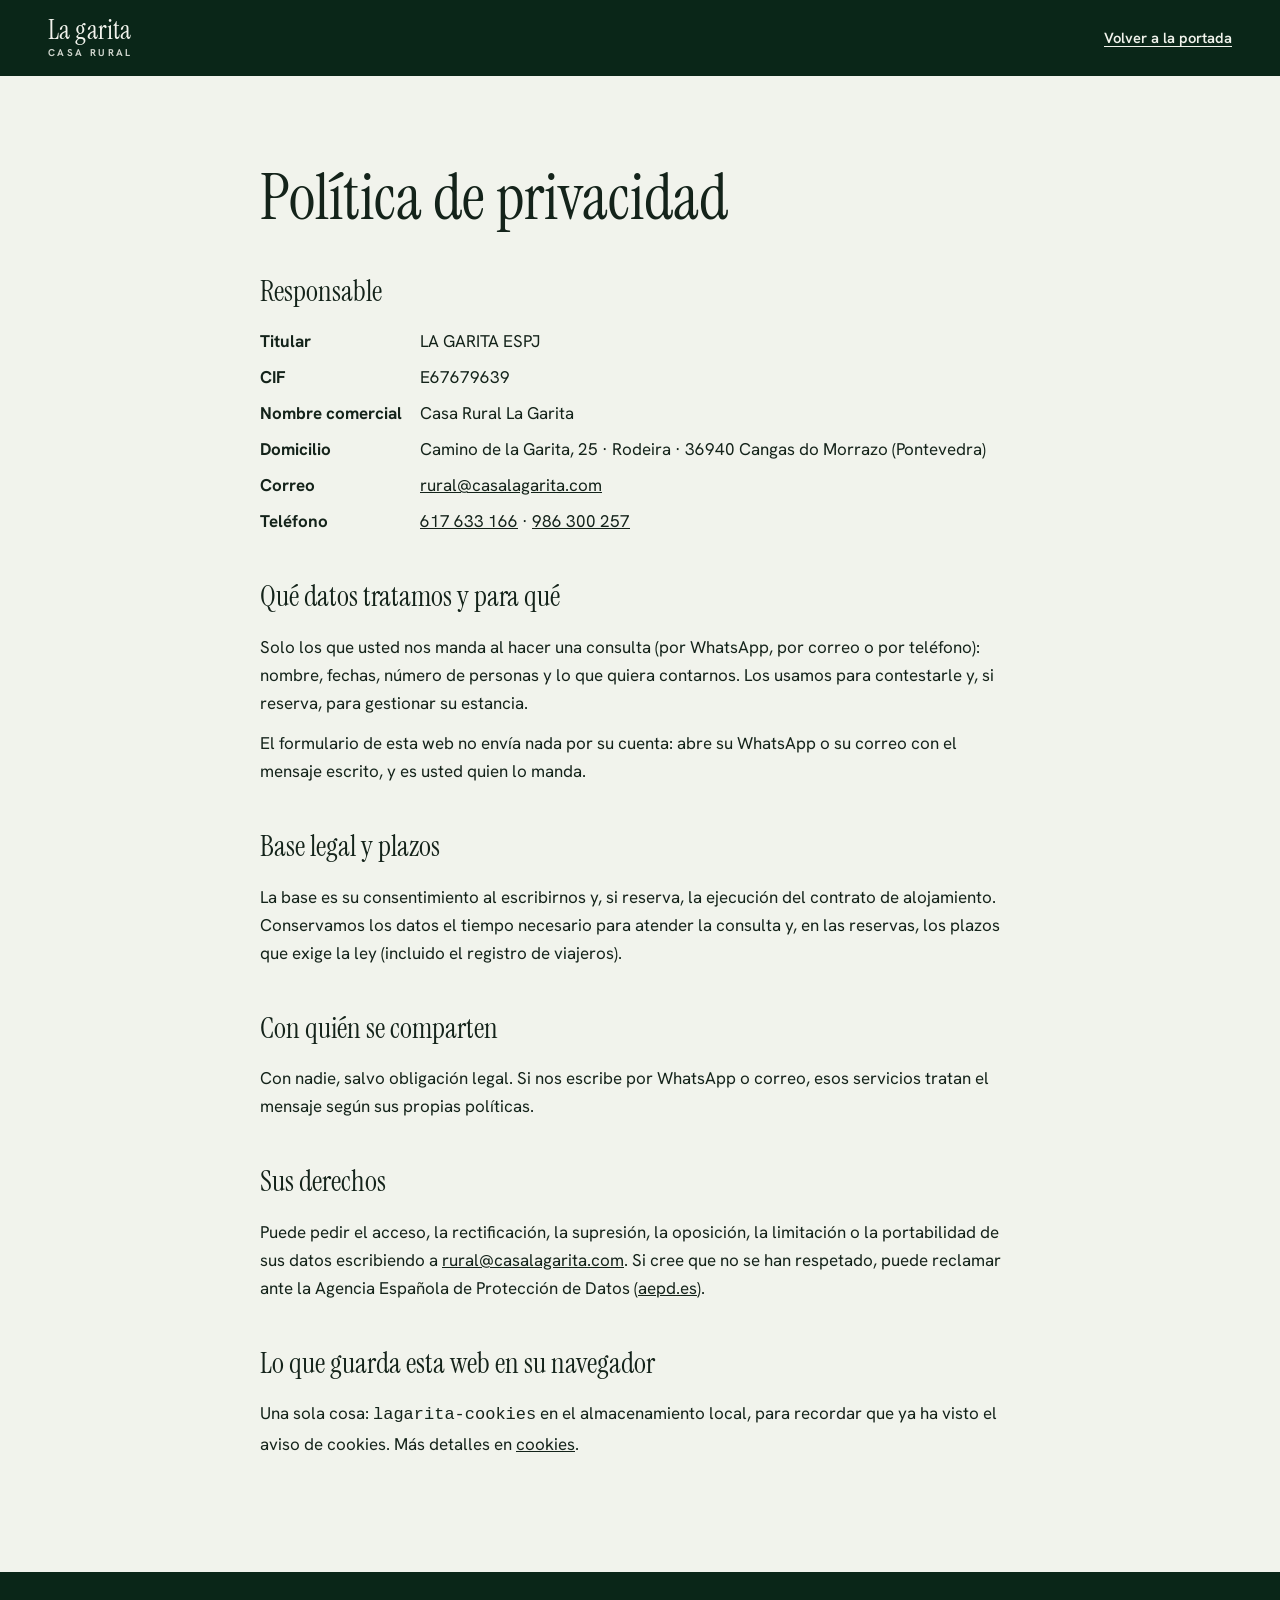
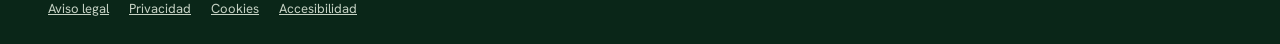
<file: privacidad.src.html>
<!DOCTYPE html>
<html lang="es">
<head>
<meta charset="utf-8">
<meta name="viewport" content="width=device-width, initial-scale=1">
<meta name="robots" content="noindex,nofollow">
<title>Política de privacidad · Casa Rural La Garita</title>
<link rel="preconnect" href="https://fonts.googleapis.com">
<link rel="preconnect" href="https://fonts.gstatic.com" crossorigin>
<link rel="stylesheet" href="https://fonts.googleapis.com/css2?family=Instrument+Serif:ital@0;1&family=Hanken+Grotesk:wght@400;600;700&display=swap">
<link rel="stylesheet" href="css/estilos.css?v=f853ab39">
<link rel="stylesheet" href="css/legal.css?v=2ae1947b">
<link rel="icon" href="marca/favicon.svg" type="image/svg+xml">
</head>
<body>
<header class="legal-cab">
  <div class="env">
    <a href="index.html" aria-label="Casa Rural La Garita, a la portada"><!--svg:marca/garita.svg aria-hidden="true" focusable="false"--><span class="cab__nombre">La garita<small>Casa rural</small></span></a>
    <a class="volver" href="index.html">Volver a la portada</a>
  </div>
</header>
<main class="legal">
  <div class="env">
    <h1>Política de privacidad</h1>

<h2>Responsable</h2>
<dl>
  <dt>Titular</dt><dd>LA GARITA ESPJ</dd>
  <dt>CIF</dt><dd>E67679639</dd>
  <dt>Nombre comercial</dt><dd>Casa Rural La Garita</dd>
  <dt>Domicilio</dt><dd>Camino de la Garita, 25 · Rodeira · 36940 Cangas do Morrazo (Pontevedra)</dd>
  <dt>Correo</dt><dd><a href="mailto:rural@casalagarita.com">rural@casalagarita.com</a></dd>
  <dt>Teléfono</dt><dd><a href="tel:+34617633166">617 633 166</a> · <a href="tel:+34986300257">986 300 257</a></dd>
</dl>
<h2>Qué datos tratamos y para qué</h2>
<p>Solo los que usted nos manda al hacer una consulta (por WhatsApp, por correo o por teléfono): nombre, fechas, número de personas y lo que quiera contarnos. Los usamos para contestarle y, si reserva, para gestionar su estancia.</p>
<p>El formulario de esta web no envía nada por su cuenta: abre su WhatsApp o su correo con el mensaje escrito, y es usted quien lo manda.</p>
<h2>Base legal y plazos</h2>
<p>La base es su consentimiento al escribirnos y, si reserva, la ejecución del contrato de alojamiento. Conservamos los datos el tiempo necesario para atender la consulta y, en las reservas, los plazos que exige la ley (incluido el registro de viajeros).</p>
<h2>Con quién se comparten</h2>
<p>Con nadie, salvo obligación legal. Si nos escribe por WhatsApp o correo, esos servicios tratan el mensaje según sus propias políticas.</p>
<h2>Sus derechos</h2>
<p>Puede pedir el acceso, la rectificación, la supresión, la oposición, la limitación o la portabilidad de sus datos escribiendo a <a href="mailto:rural@casalagarita.com">rural@casalagarita.com</a>. Si cree que no se han respetado, puede reclamar ante la Agencia Española de Protección de Datos (<a href="https://www.aepd.es">aepd.es</a>).</p>
<h2>Lo que guarda esta web en su navegador</h2>
<p>Una sola cosa: <code>lagarita-cookies</code> en el almacenamiento local, para recordar que ya ha visto el aviso de cookies. Más detalles en <a href="cookies.html">cookies</a>.</p>
  </div>
</main>
<footer class="legal-pie">
  <div class="env">
    <a href="aviso-legal.html">Aviso legal</a>
    <a href="privacidad.html">Privacidad</a>
    <a href="cookies.html">Cookies</a>
    <a href="accesibilidad.html">Accesibilidad</a>
  </div>
</footer>
</body>
</html>
</file>
<file: css/estilos.css>
/* ------------------------------------------------------------------
   Casa Rural La Garita · Cangas do Morrazo · «Desde la garita»
   La garita de piedra del logo es el sistema: un portal que se abre, un
   hero que se recorre con la mirada, fotos con forma de arco, una marea
   que llena la garita en el pie.
   ------------------------------------------------------------------ */

:root {
  --bosque: #11462b;          /* «La garita» del logo */
  --bosque-2: #0e3a24;
  --noche: #0a2618;           /* fondos oscuros: hero, pie */
  --noche-2: #123424;
  --garita: #547d64;          /* la garita del logo (sobre claro) */
  --garita-claro: #9bc0a8;    /* la garita sobre oscuro */
  --lima: #96c22b;            /* «CASA RURAL» del logo: solo sobre oscuro o como relleno */
  --lima-2: #b3d85a;
  --espuma: #f1f3ec;          /* fondos claros */
  --arena: #e4e8dc;
  --espuma-2: #c6d2c4;        /* texto secundario sobre oscuro */
  --espuma-3: #9db3a3;        /* texto terciario sobre oscuro (≥ 4,8:1 sobre noche) */
  --tinta: #14231a;
  --tinta-2: #4a5a4f;         /* texto secundario sobre espuma (≥ 6:1) */
  --almagre: #a64b32;         /* el color teja de la casa: acentos pequeños sobre claro */
  --poniente: #f0a24d;        /* el sol: solo el disco y el rumbo en el mapa */
  --ria: #1f4b5e;
  --linea: rgba(20, 35, 26, .15);
  --linea-clara: rgba(241, 243, 236, .2);

  --letra-tit: 'Instrument Serif', 'Iowan Old Style', Georgia, serif;
  --letra: 'Hanken Grotesk', 'Segoe UI', system-ui, sans-serif;
  --ease: cubic-bezier(.22, .8, .2, 1);
  --cab: 72px;
  --barra: 64px;
  --gutter: clamp(16px, 4vw, 48px);
  --ancho: 1320px;
  --foco: var(--bosque);
  /* el arco de la garita: fotos y botones de foco */
  --arco: 50% 50% 6px 6px / 34% 34% 6px 6px;
}

/* la serif de los títulos es condensada: el respaldo se encoge para no mover el texto al cargar */
@font-face {
  font-family: 'Instrument Serif Respaldo';
  src: local('Georgia');
  size-adjust: 86%;
  ascent-override: 98%;
  descent-override: 28%;
  line-gap-override: 0%;
}

*, *::before, *::after { box-sizing: border-box; }
html { -webkit-text-size-adjust: 100%; text-size-adjust: 100%; }
html.lenis, html.lenis body { height: auto; }
.lenis.lenis-smooth { scroll-behavior: auto !important; }
.lenis.lenis-stopped { overflow: hidden; }
body {
  margin: 0;
  background: var(--espuma);
  color: var(--tinta);
  font: 400 1.0625rem/1.65 var(--letra);
  -webkit-font-smoothing: antialiased;
  text-rendering: optimizeLegibility;
}
img, svg, canvas { display: block; max-width: 100%; }
picture { display: contents; }
a { color: inherit; }
button { font: inherit; color: inherit; background: none; border: 0; padding: 0; cursor: pointer; }
h1, h2, h3, p, ul, ol, dl, dd, figure, blockquote { margin: 0; }
ul, ol { padding: 0; list-style: none; }
address { font-style: normal; }

.visualmente-oculto {
  position: absolute !important; width: 1px; height: 1px; padding: 0; margin: -1px;
  overflow: hidden; clip: rect(0 0 0 0); clip-path: inset(50%); white-space: nowrap; border: 0;
}
.saltar {
  position: fixed; left: 12px; top: -80px; z-index: 300;
  background: var(--tinta); color: var(--espuma); padding: 12px 18px; border-radius: 12px;
  text-decoration: none; font-weight: 600;
}
.saltar:focus { top: 12px; }

/* foco del teclado: un arco de garita alrededor de lo enfocado */
:focus-visible {
  outline: 2px solid var(--foco);
  outline-offset: 4px;
  border-radius: 18px 18px 6px 6px;
}
.btn:focus-visible, .filtro:focus-visible, input:focus-visible, select:focus-visible, textarea:focus-visible { border-radius: 22px 22px 8px 8px; }
.hero, .fuera, .consulta, .pie, .cortina, .menu-movil, .barra, .mando, .cab.es-oscura { --foco: var(--lima); }

.env { width: min(100% - 2 * var(--gutter), var(--ancho)); margin-inline: auto; }

/* ============ tipografía ============ */
.tit, .hero__tit {
  font-family: var(--letra-tit);
  font-weight: 400;
  letter-spacing: -.012em;
  line-height: 1;
  text-wrap: balance;
}
.tit { font-size: clamp(2.3rem, 5vw, 4.4rem); }
.eti {
  font: 700 .74rem/1.2 var(--letra);
  letter-spacing: .18em;
  text-transform: uppercase;
  color: var(--bosque);
  margin-bottom: 18px;
}
.eti--claro { color: var(--lima); }
main { counter-reset: lamina; }
.eti[data-lamina] { counter-increment: lamina; }
.eti[data-lamina]::before { content: 'N.º ' counter(lamina, decimal-leading-zero) ' · '; opacity: .7; }
.galeria .eti[data-lamina] { counter-increment: none; }
html.densidad-sobria .galeria .eti[data-lamina] { counter-increment: lamina; }

/* titulares partidos en palabras (solo con movimiento) */
.pal { display: inline-block; overflow: hidden; vertical-align: top; padding-bottom: .1em; margin-bottom: -.1em; white-space: nowrap; }
.pal > i { display: inline-block; font-style: inherit; }
html.con-movimiento [data-partir].es-partido .pal > i { transform: translateY(108%); transition: transform 1s var(--ease); transition-delay: calc(var(--n) * 55ms); }
html.con-movimiento [data-partir].es-partido.es-visto .pal > i { transform: none; }

/* entradas al hacer scroll: la transición va SOLO hacia el visible */
html.con-movimiento [data-revela]:not(.es-visto) { opacity: 0; transform: translateY(28px); }
[data-revela].es-visto { transition: opacity .9s var(--ease), transform 1.1s var(--ease); transition-delay: calc(var(--d, 0) * 90ms); }

.enlace { text-decoration: underline; text-underline-offset: .2em; text-decoration-thickness: 1px; }
.enlace:hover { text-decoration-thickness: 2px; }

/* ============ botones ============ */
.btn {
  display: inline-flex; align-items: center; justify-content: center; gap: 10px;
  min-height: 50px; padding: 0 26px;
  border-radius: 26px 26px 10px 10px;
  background: var(--bosque); color: var(--espuma);
  font: 700 .95rem/1 var(--letra); letter-spacing: .01em;
  text-decoration: none; border: 1.5px solid var(--bosque);
  transition: background .3s var(--ease), color .3s var(--ease), border-color .3s var(--ease), transform .3s var(--ease);
}
.btn:hover { background: var(--noche); border-color: var(--noche); }
.btn:active { transform: scale(.97); }
.btn--lima { background: var(--lima); color: var(--bosque); border-color: var(--lima); }
.btn--lima:hover { background: var(--lima-2); border-color: var(--lima-2); }
.btn--linea { background: transparent; color: var(--bosque); }
.btn--linea:hover { background: var(--bosque); color: var(--espuma); border-color: var(--bosque); }
.btn--linea-claro { background: transparent; color: var(--espuma); border-color: var(--linea-clara); }
.btn--linea-claro:hover { background: transparent; border-color: var(--espuma); }

/* ============ cortina: el portal ============ */
.cortina {
  position: fixed; inset: 0; z-index: 200;
  background: var(--bosque); color: var(--espuma);
  display: grid; place-items: center;
}
.cortina[hidden],
html.cortina-fuera .cortina,
html.cortina-fuera .cortina[hidden] { display: none; }
.cortina.es-mascara { background: transparent; }
/* Si GSAP no ha llegado a los 2,6 s, la cortina se va sola por CSS */
html.js:not(.cortina-js) .cortina { animation: cortina-sola .6s ease 2.6s forwards; }
@keyframes cortina-sola { to { opacity: 0; visibility: hidden; } }
.cortina__lienzo { position: absolute; inset: 0; width: 100%; height: 100%; display: none; }
.cortina.es-mascara .cortina__lienzo { display: block; }
.cortina__fondo { fill: var(--bosque); }
/* el logo de la cortina: la misma composición que el original (garita sobre rótulo) */
.cortina__logo {
  position: absolute; left: 50%; top: 46%;
  width: min(66vw, 54svh, 360px);
  transform: translate(-50%, -50%);
}
.cortina__garita { width: 45.4%; margin-left: 27.4%; color: var(--garita-claro); overflow: visible; }
.cortina__texto { width: 100%; margin-top: 3.2%; overflow: visible; }
.cortina__texto .t1 { fill: var(--espuma); }
.cortina__texto .t2 { fill: var(--lima); }
.cortina__txt {
  position: absolute; left: 0; right: 0; bottom: max(8vh, 40px);
  text-align: center; font: 700 .72rem/1 var(--letra); letter-spacing: .4em; text-transform: uppercase;
  color: var(--espuma-3); opacity: 0;
}
html:not(.js) .cortina { display: none; }
@media (prefers-reduced-motion: reduce) { .cortina { display: none !important; } }

/* ============ cabecera ============ */
.cab {
  position: fixed; top: 0; left: 0; right: 0; z-index: 100;
  height: var(--cab);
  color: var(--espuma);
  transition: background .4s var(--ease), color .4s var(--ease), box-shadow .4s var(--ease);
}
.cab__env {
  height: 100%; width: min(100% - 2 * var(--gutter), var(--ancho)); margin-inline: auto;
  display: flex; align-items: center; gap: 28px;
}
.cab__logo { display: flex; align-items: center; gap: 12px; height: 46px; flex: none; text-decoration: none; }
.cab__marca { height: 100%; width: auto; color: currentColor; aspect-ratio: 388.99 / 335.84; }
.cab__marca > path { opacity: .4; }
.cab__nombre { font-family: var(--letra-tit); font-size: 1.7rem; line-height: .9; letter-spacing: .005em; }
.cab__nombre small { display: block; font: 700 .62rem/1 var(--letra); letter-spacing: .24em; text-transform: uppercase; margin-top: 6px; opacity: .85; }
.cab__nav { display: flex; gap: 26px; margin-left: auto; }
.cab__nav a { text-decoration: none; font-weight: 600; font-size: .92rem; position: relative; padding: 6px 0; }
.cab__nav a::after { content: ''; position: absolute; left: 0; right: 0; bottom: 0; height: 1.5px; background: currentColor; transform: scaleX(0); transform-origin: left; transition: transform .35s var(--ease); }
.cab__nav a:hover::after { transform: none; }
.cab__cta { min-height: 42px; padding: 0 18px; font-size: .88rem; }
.cab__menu { display: none; align-items: center; gap: 10px; min-height: 44px; padding: 0 4px; margin-left: auto; font-weight: 700; font-size: .9rem; }
.cab__menu-raya { width: 22px; height: 10px; border-top: 1.5px solid currentColor; border-bottom: 1.5px solid currentColor; transition: transform .3s var(--ease); }
.cab.sc { background: rgba(241, 243, 236, .94); color: var(--tinta); box-shadow: 0 1px 0 var(--linea); }
.cab.sc .cab__marca { color: var(--garita); }
.cab.sc .cab__cta { background: var(--bosque); color: var(--espuma); border-color: var(--bosque); }
.cab.sc.es-oscura { background: rgba(10, 38, 24, .94); color: var(--espuma); box-shadow: 0 1px 0 var(--linea-clara); }
.cab.sc.es-oscura .cab__marca { color: var(--garita-claro); }
.cab.sc.es-oscura .cab__cta { background: var(--lima); color: var(--bosque); border-color: var(--lima); }
body.menu .cab { background: transparent; color: var(--espuma); box-shadow: none; }
body.menu .cab .cab__marca { color: var(--garita-claro); }

@media (max-width: 999px) {
  .cab__nav, .cab__cta { display: none; }
  .cab__menu { display: inline-flex; }
}
/* menú móvil: capa fija con altura explícita (nunca inset:0 dentro de algo con filtros) */
.menu-movil {
  position: fixed; top: 0; left: 0; width: 100%; height: 100dvh; z-index: 90;
  background: var(--noche); color: var(--espuma);
  display: flex; flex-direction: column; justify-content: center; gap: 28px;
  padding: calc(var(--cab) + 16px) var(--gutter) 32px;
  opacity: 0; visibility: hidden; transition: opacity .35s var(--ease), visibility 0s linear .35s;
}
body.menu .menu-movil { opacity: 1; visibility: visible; transition: opacity .35s var(--ease); }
.menu-movil nav { display: flex; flex-direction: column; gap: 2px; }
.menu-movil nav a { font-family: var(--letra-tit); font-size: clamp(2.2rem, 9vw, 3rem); line-height: 1.2; text-decoration: none; padding: 2px 0; }
.menu-movil__tel a { font-weight: 700; color: var(--lima); }
body.menu .cab__menu-raya { transform: scaleY(.2); }

/* ============ 1. hero: el mirador ============ */
.hero {
  position: relative;
  background: var(--noche); color: var(--espuma);
  min-height: 100svh;
  padding: calc(var(--cab) + 40px) 0 0;
  display: flex; flex-direction: column; justify-content: flex-end;
  overflow: clip;
}
.mirador { position: absolute; inset: 0; overflow: hidden; cursor: grab; touch-action: pan-y; -webkit-user-select: none; user-select: none; }
.mirador.es-agarrado { cursor: grabbing; }
.mirador:focus-visible { outline-offset: -6px; border-radius: 0; }
.mirador__foto { position: absolute; inset: 0; }
.mirador__foto img {
  position: absolute; left: 0; top: 0;
  height: 100%; width: auto; min-width: 100%; max-width: none;
  transform: translate3d(var(--px, 0px), 0, 0);
  will-change: transform;
  pointer-events: none;
}
.hero__velo {
  position: absolute; inset: 0; pointer-events: none;
  background:
    linear-gradient(to bottom, rgba(8, 28, 17, .55), rgba(8, 28, 17, 0) 22%),
    linear-gradient(to top, rgba(8, 28, 17, .9) 0%, rgba(8, 28, 17, .6) 36%, rgba(8, 28, 17, 0) 66%),
    linear-gradient(to right, rgba(8, 28, 17, .45), rgba(8, 28, 17, 0) 60%);
}
.hero__env {
  position: relative; z-index: 1; pointer-events: none;
  width: min(100% - 2 * var(--gutter), var(--ancho)); margin-inline: auto;
  padding-bottom: 34px;
}
.hero__env a, .hero__env button { pointer-events: auto; }
.hero__env .eti { text-shadow: 0 1px 14px rgba(0, 0, 0, .7); }
.hero__tit { font-size: clamp(3.1rem, 8.4vw, 8rem); line-height: .93; max-width: 11.5ch; margin-bottom: 24px; text-shadow: 0 2px 30px rgba(0, 0, 0, .25); }
.hero__entra { font-size: clamp(1.02rem, 1.35vw, 1.2rem); color: var(--espuma); max-width: 36em; margin-bottom: 30px; text-shadow: 0 1px 18px rgba(0, 0, 0, .5); }
.hero__acc { display: flex; flex-wrap: wrap; gap: 12px; }
.hero__pie {
  position: relative; z-index: 1;
  width: min(100% - 2 * var(--gutter), var(--ancho)); margin-inline: auto;
  display: flex; align-items: center; justify-content: space-between; gap: 18px 28px; flex-wrap: wrap;
  padding: 18px 0 calc(22px + env(safe-area-inset-bottom));
  border-top: 1px solid var(--linea-clara);
}
.hero__sol { display: flex; align-items: center; gap: 12px; font-size: .9rem; color: var(--espuma); }
.hero__sol-disco { width: 12px; height: 12px; border-radius: 50%; background: var(--poniente); box-shadow: 0 0 0 5px rgba(240, 162, 77, .22), 0 0 22px 4px rgba(240, 162, 77, .45); flex: none; }
.hero__mando { display: flex; align-items: center; gap: 10px; }
.hero__mando[hidden] { display: none; }
.hero__flecha { width: 44px; height: 44px; display: grid; place-items: center; border-radius: 50%; border: 1px solid var(--linea-clara); transition: border-color .3s, background .3s; }
.hero__flecha:hover { border-color: var(--espuma); background: rgba(241, 243, 236, .08); }
.hero__flecha svg { width: 18px; height: 18px; fill: none; stroke: currentColor; stroke-width: 1.8; stroke-linecap: round; stroke-linejoin: round; }
.hero__ayuda { font-size: .8rem; color: var(--espuma-2); min-width: 14ch; text-align: center; }
.hero__coord { font: 600 .72rem/1 var(--letra); letter-spacing: .2em; color: var(--espuma-2); }

@media (max-width: 899px) {
  .hero { padding-top: calc(var(--cab) + 24px); }
  .hero__tit { font-size: clamp(2.9rem, 13vw, 4.4rem); }
  .hero__entra { margin-bottom: 22px; }
  .hero__pie { padding-top: 14px; }
  .hero__coord { display: none; }
  .hero__mando { width: 100%; justify-content: center; }
}

/* ============ 2. la casa ============ */
.casa { position: relative; padding: clamp(80px, 11vw, 150px) 0 0; }
.casa__env { display: grid; grid-template-columns: minmax(0, 7fr) minmax(0, 5fr); gap: clamp(28px, 6vw, 110px); align-items: start; }
.casa__texto .tit { margin-bottom: 30px; max-width: 14ch; }
.casa__lead { font-size: clamp(1.18rem, 1.7vw, 1.5rem); line-height: 1.5; margin-bottom: 22px; max-width: 30em; }
.casa__p { color: var(--tinta-2); max-width: 36em; margin-bottom: 16px; }
.cifras { display: grid; grid-template-columns: repeat(3, minmax(0, 1fr)); gap: 18px; margin-top: 36px; }
.cifras li { border-top: 1px solid var(--linea); padding-top: 16px; }
.cifras__n { display: block; font-family: var(--letra-tit); font-weight: 400; font-size: clamp(3.4rem, 6.4vw, 5.6rem); line-height: .95; color: var(--bosque); margin-bottom: 6px; }
.cifras span { font-size: .92rem; color: var(--tinta-2); display: block; }
.casa__garita { margin-top: clamp(0px, 6vw, 80px); }
.casa__garita-foto { overflow: hidden; background: var(--arena); border-radius: var(--arco); aspect-ratio: 4 / 5; }
.casa__garita-foto img { width: 100%; height: 100%; object-fit: cover; object-position: 88% 62%; }
.casa__garita figcaption { margin-top: 12px; font-size: .86rem; color: var(--tinta-2); }
html.densidad-sobria .casa__garita-foto { border-radius: 6px; }
@media (max-width: 899px) {
  .casa__env { grid-template-columns: 1fr; }
  .casa__garita { margin-top: 12px; max-width: 420px; }
  .cifras { gap: 10px; }
}

/* la panorámica: se recorre con el scroll */
.pano { margin-top: clamp(56px, 8vw, 110px); position: relative; overflow-x: auto; overflow-y: hidden; scrollbar-width: thin; }
.pano__riel { height: clamp(250px, 34vw, 480px); width: max-content; }
.pano__riel img { height: 100%; width: auto; max-width: none; }
/* la recorre el scroll y, además, se puede arrastrar entera (dedo o ratón) */
html.con-movimiento .pano { overflow: hidden; touch-action: pan-y; cursor: grab; -webkit-user-select: none; user-select: none; }
html.con-movimiento .pano.es-agarrado { cursor: grabbing; }
html.con-movimiento .pano__riel { will-change: transform; }
html.con-movimiento .pano__riel img { pointer-events: none; }
html.con-movimiento .pano__pie::after { content: ' · Arrástrela para recorrerla'; }
.pano__pie { position: absolute; left: var(--gutter); bottom: 14px; font-size: .84rem; color: var(--espuma); text-shadow: 0 1px 12px rgba(0, 0, 0, .7); pointer-events: none; }
.pano::after { content: ''; position: absolute; inset: auto 0 0 0; height: 90px; background: linear-gradient(to top, rgba(8, 28, 17, .55), transparent); pointer-events: none; }
.pano__pie { z-index: 1; }

/* hilera: un tramo de muro de piedra seca como separador (lo monta main.js) */
.hilera { height: 34px; width: min(100% - 2 * var(--gutter), var(--ancho)); margin: clamp(56px, 8vw, 100px) auto 0; color: var(--garita); }
.hilera svg { width: 100%; height: 100%; overflow: visible; }
.hilera--oscura { color: var(--garita-claro); margin-top: 0; margin-bottom: clamp(40px, 6vw, 80px); position: relative; z-index: 1; }
html.densidad-sobria .hilera { height: 1px; background: var(--linea); }
html.densidad-sobria .hilera svg { display: none; }

/* ============ 3. habitaciones ============ */
.habs { padding: clamp(60px, 8vw, 110px) 0 clamp(70px, 9vw, 120px); }
.habs__cab { max-width: 880px; margin-bottom: 34px; }
.habs__cab .tit { margin-bottom: 22px; }
.habs__lead { color: var(--tinta-2); font-size: 1.08rem; max-width: 40em; }
.habs__indice { display: grid; gap: 10px; margin-bottom: clamp(40px, 6vw, 80px); }
.habs__planta { display: flex; flex-wrap: wrap; align-items: center; gap: 8px; }
.habs__planta span { font: 700 .72rem/1 var(--letra); letter-spacing: .16em; text-transform: uppercase; color: var(--tinta-2); width: 8.5em; }
.habs__planta a { display: inline-flex; align-items: center; min-height: 44px; padding: 0 18px; border-radius: 22px 22px 8px 8px; border: 1px solid var(--linea); text-decoration: none; font-weight: 600; font-size: .92rem; transition: background .3s var(--ease), color .3s var(--ease), border-color .3s var(--ease); }
.habs__planta a:hover { background: var(--bosque); color: var(--espuma); border-color: var(--bosque); }

.habs__lista { display: grid; gap: clamp(56px, 9vw, 130px); }
.hab { display: grid; grid-template-columns: repeat(12, minmax(0, 1fr)); gap: 0 clamp(20px, 3vw, 48px); align-items: center; scroll-margin-top: calc(var(--cab) + 12px); }
.hab__fotos { grid-column: 1 / span 7; display: grid; grid-template-columns: repeat(12, minmax(0, 1fr)); align-items: end; padding-bottom: 9%; }
.hab__texto { grid-column: 8 / span 5; }
.hab--inv .hab__fotos { grid-column: 6 / span 7; order: 2; }
.hab--inv .hab__texto { grid-column: 1 / span 5; order: 1; }
.hab__foto { overflow: hidden; background: var(--arena); position: relative; border-radius: 6px; }
.hab__foto img { width: 100%; height: 100%; object-fit: cover; }
.hab__foto--a { grid-column: 1 / span 9; grid-row: 1; aspect-ratio: 4 / 3.2; }
.hab__foto--b { grid-column: 7 / span 6; grid-row: 1; align-self: end; transform: translateY(14%); aspect-ratio: 4 / 3.2; box-shadow: 0 0 0 8px var(--espuma); }
.hab--inv .hab__foto--a { grid-column: 4 / span 9; }
.hab--inv .hab__foto--b { grid-column: 1 / span 6; }
.hab__foto--arco { aspect-ratio: 3 / 4; }
.hab__foto--a.hab__foto--arco { grid-column: 1 / span 6; aspect-ratio: 3 / 3.9; }
.hab--inv .hab__foto--a.hab__foto--arco { grid-column: 7 / span 6; }
.hab__foto--b.hab__foto--arco { grid-column: 8 / span 5; aspect-ratio: 3 / 4; }
.hab--inv .hab__foto--b.hab__foto--arco { grid-column: 1 / span 5; }
/* la garita: las fotos con forma de arco (en «Sobria», rectas) */
.hab__foto--arco, .casa__garita-foto { border-radius: var(--arco); }
html.densidad-sobria .hab__foto--arco, html.densidad-sobria .casa__garita-foto { border-radius: 6px; }

.hab__sup { font: 700 .72rem/1.3 var(--letra); letter-spacing: .16em; text-transform: uppercase; color: var(--almagre); margin-bottom: 10px; }
.hab__nom { font-family: var(--letra-tit); font-weight: 400; font-size: clamp(3.2rem, 6vw, 5.4rem); line-height: .92; }
.hab__tipo { font-family: var(--letra-tit); font-style: italic; font-size: 1.5rem; color: var(--garita); margin: 6px 0 18px; }
.hab__txt { color: var(--tinta-2); margin-bottom: 18px; max-width: 30em; }
.hab__datos { display: grid; gap: 7px; margin-bottom: 22px; font-size: .96rem; }
.hab__datos li { position: relative; padding-left: 22px; }
.hab__datos li::before { content: ''; position: absolute; left: 0; top: .5em; width: 9px; height: 9px; background: var(--garita); border-radius: 50% 50% 1px 1px; }
.hab__precio { margin-bottom: 18px; font-size: 1.02rem; }
.hab__precio b { font-family: var(--letra-tit); font-weight: 400; font-size: 1.9rem; margin: 0 2px; }
.hab__precio span { color: var(--tinta-2); font-size: .9rem; }
.habs__nota { margin-top: clamp(48px, 7vw, 90px); color: var(--tinta-2); font-size: .94rem; max-width: 52em; }

@media (max-width: 899px) {
  .hab { grid-template-columns: 1fr; gap: 28px; }
  .hab__fotos, .hab--inv .hab__fotos { grid-column: 1; order: 0; padding-bottom: 12%; }
  .hab__texto, .hab--inv .hab__texto { grid-column: 1; order: 1; }
  .hab__foto--a { grid-column: 1 / span 10; }
  .hab--inv .hab__foto--a { grid-column: 3 / span 10; }
  .hab__foto--a.hab__foto--arco { grid-column: 1 / span 8; }
  .hab--inv .hab__foto--a.hab__foto--arco { grid-column: 5 / span 8; }
  .hab__foto--b { grid-column: 7 / span 6; }
  .hab--inv .hab__foto--b { grid-column: 1 / span 6; }
  .hab__foto--b.hab__foto--arco { grid-column: 9 / span 4; }
  .hab--inv .hab__foto--b.hab__foto--arco { grid-column: 1 / span 4; }
  .habs__planta span { width: 100%; }
}

/* tabla (solo «Sobria») */
.tabla-habs { display: none; margin-top: 56px; overflow-x: auto; }
html.densidad-sobria .tabla-habs { display: block; }
.tabla-habs table { width: 100%; border-collapse: collapse; font-size: .95rem; min-width: 640px; }
.tabla-habs caption { text-align: left; font-family: var(--letra-tit); font-size: 2rem; margin-bottom: 14px; }
.tabla-habs th, .tabla-habs td { text-align: left; padding: 12px 14px 12px 0; border-bottom: 1px solid var(--linea); vertical-align: top; }
.tabla-habs thead th { font-size: .74rem; letter-spacing: .14em; text-transform: uppercase; color: var(--tinta-2); }

/* ============ 4. fuera ============ */
.fuera { background: var(--bosque); color: var(--espuma); padding: clamp(80px, 11vw, 150px) 0; overflow: clip; }
.fuera__env { display: grid; grid-template-columns: minmax(0, 5fr) minmax(0, 7fr); gap: clamp(28px, 5vw, 90px); align-items: center; }
.fuera__texto .tit { margin-bottom: 24px; max-width: 12ch; }
.fuera__lead { color: var(--espuma-2); max-width: 34em; margin-bottom: 30px; }
.fuera__lista { margin-bottom: 34px; }
.fuera__lista li { display: grid; grid-template-columns: minmax(0, 11em) minmax(0, 1fr); gap: 4px 18px; padding: 12px 0; border-top: 1px solid var(--linea-clara); }
.fuera__lista b { font-weight: 700; }
.fuera__lista span { color: var(--espuma-2); font-size: .96rem; }
.fuera__fotos { display: grid; grid-template-columns: repeat(12, minmax(0, 1fr)); gap: 14px; align-items: start; }
.fuera__foto { overflow: hidden; border-radius: 6px; background: var(--noche-2); }
.fuera__foto img { width: 100%; height: 100%; object-fit: cover; }
.fuera__foto--a { grid-column: 1 / -1; aspect-ratio: 16 / 9; }
.fuera__foto--b { grid-column: 1 / span 5; aspect-ratio: 3 / 4; margin-top: -9%; position: relative; box-shadow: 0 0 0 8px var(--bosque); }
.fuera__foto--c { grid-column: 7 / span 6; aspect-ratio: 4 / 3; margin-top: 8%; }
.fuera__foto--arco { border-radius: var(--arco); }
html.densidad-sobria .fuera__foto--arco { border-radius: 6px; }
@media (max-width: 899px) {
  .fuera__env { grid-template-columns: 1fr; }
  .fuera__lista li { grid-template-columns: 1fr; }
}

/* ============ 5. la ría ============ */
.entorno { padding: clamp(80px, 10vw, 140px) 0; }
.entorno__cab { max-width: 780px; margin-bottom: 40px; }
.entorno__cab .tit { margin-bottom: 18px; }
.entorno__lead { color: var(--tinta-2); max-width: 40em; }
.entorno__cuerpo { display: grid; grid-template-columns: minmax(0, 7fr) minmax(0, 5fr); gap: clamp(24px, 4vw, 56px); align-items: start; }
/* la lámina se queda fija mientras se lee la lista (que es más alta que ella) */
.lamina {
  position: sticky; top: calc(var(--cab) + 24px);
  aspect-ratio: 3 / 2.1; max-height: calc(100svh - var(--cab) - 48px);
  background: var(--noche); border-radius: 22px; overflow: hidden;
}
.lamina__lienzo { position: absolute; inset: 0; width: 100%; height: 100%; }
.lamina__fuente { position: absolute; right: 14px; bottom: 10px; font-size: .7rem; color: var(--espuma-2); background: rgba(10, 38, 24, .8); padding: 2px 8px; border-radius: 10px; }
.filtros { display: flex; flex-wrap: wrap; gap: 8px; margin-bottom: 18px; }
.filtro {
  min-height: 44px; padding: 0 16px; border-radius: 22px 22px 8px 8px;
  border: 1px solid var(--linea); font-weight: 600; font-size: .9rem;
  display: inline-flex; align-items: center; gap: 8px;
  transition: background .3s var(--ease), color .3s var(--ease), border-color .3s var(--ease);
}
.filtro:hover { border-color: var(--tinta); }
.filtro[aria-pressed="true"] { background: var(--bosque); color: var(--espuma); border-color: var(--bosque); }
.lugares__lista { counter-reset: lugar; }
.lugar {
  display: grid; grid-template-columns: 30px minmax(0, 1fr) auto; gap: 4px 12px; align-items: baseline;
  padding: 12px 6px; border-bottom: 1px solid var(--linea);
  transition: background .3s var(--ease);
  border-radius: 10px;
}
.lugar.es-fuera { display: none; }
.lugar.es-activo, .lugar:hover { background: rgba(17, 70, 43, .07); }
.lugar__n { font: 700 .72rem/1 var(--letra); color: var(--almagre); letter-spacing: .08em; }
.lugar__nom { font-weight: 600; }
.lugar__gl { display: block; font-size: .8rem; color: var(--tinta-2); font-weight: 400; }
.lugar__dist { text-align: right; font-size: .88rem; white-space: nowrap; }
.lugar__dist small { display: block; color: var(--tinta-2); font-size: .76rem; }
.lugares__sin-js { color: var(--tinta-2); }
.lamina__sol { font-size: .86rem; color: var(--tinta-2); margin-bottom: 14px; padding-left: 14px; border-left: 3px solid var(--poniente); }
.lamina__sol[hidden] { display: none; }
@media (max-width: 899px) {
  .entorno__cuerpo { grid-template-columns: 1fr; }
  .lamina { position: relative; top: auto; aspect-ratio: 4 / 3.4; max-height: none; }
}

/* ============ 6. opiniones ============ */
.opi { padding: clamp(80px, 10vw, 140px) 0; background: var(--arena); }
.opi .tit { max-width: 22ch; margin-bottom: 18px; }
.opi .eti--claro { color: var(--bosque); }
.opi__fuente { color: var(--tinta-2); margin-bottom: 44px; max-width: 46em; }
.opi__notas { display: flex; flex-wrap: wrap; gap: 14px 40px; margin-bottom: 30px; }
.opi__notas li { display: flex; align-items: baseline; gap: 12px; }
.opi__notas b { font-family: var(--letra-tit); font-weight: 400; font-size: clamp(3rem, 5vw, 4.4rem); line-height: .9; color: var(--bosque); }
.opi__notas span { font-size: .9rem; color: var(--tinta-2); }
.opi__lista { display: grid; grid-template-columns: repeat(3, minmax(0, 1fr)); gap: 18px; align-items: stretch; }
.opi__item { background: var(--espuma); border-radius: 26px 26px 10px 10px; padding: clamp(22px, 2.6vw, 32px); display: flex; flex-direction: column; justify-content: space-between; gap: 22px; }
.opi__item--g { grid-column: span 2; }
.opi__item blockquote p { font-family: var(--letra-tit); font-size: 1.32rem; line-height: 1.34; }
.opi__item--g blockquote p { font-size: 1.5rem; }
@media (max-width: 699px) { .opi__item--g blockquote p, .opi__item--corta blockquote p { font-size: 1.2rem; } .opi__item blockquote p { font-size: 1.15rem; } }
.opi__item--corta blockquote p { font-size: 1.5rem; }
.opi__quien { font-weight: 700; font-size: .82rem; color: var(--bosque); letter-spacing: .04em; }
.opi__ver { margin-top: 30px; color: var(--tinta-2); }
@media (max-width: 999px) { .opi__lista { grid-template-columns: repeat(2, minmax(0, 1fr)); } }
@media (max-width: 699px) { .opi__lista { grid-template-columns: 1fr; } .opi__item--g { grid-column: auto; } }

/* ============ 7. consulta ============ */
.consulta { background: var(--bosque); color: var(--espuma); padding: clamp(80px, 10vw, 140px) 0; }
.consulta__env { display: grid; grid-template-columns: minmax(0, 5fr) minmax(0, 6fr); gap: clamp(32px, 5vw, 90px); align-items: start; }
.consulta__texto .tit { margin-bottom: 22px; max-width: 11ch; }
.consulta__texto > p { color: var(--espuma-2); margin-bottom: 30px; max-width: 32em; }
.consulta__vias li { padding: 12px 0; border-top: 1px solid var(--linea-clara); display: flex; flex-wrap: wrap; gap: 4px 14px; align-items: baseline; }
.consulta__vias a { font-family: var(--letra-tit); font-size: 1.8rem; text-decoration: none; }
.consulta__vias a:hover { color: var(--lima); }
.consulta__vias span { font-size: .84rem; color: var(--espuma-3); }
.form { background: var(--bosque-2); border: 1px solid var(--linea-clara); border-radius: 28px 28px 10px 10px; padding: clamp(22px, 3.4vw, 40px); display: grid; gap: 16px; }
.form__fila { display: grid; grid-template-columns: 1fr 1fr; gap: 14px; }
.campo { display: grid; gap: 6px; }
.campo label { font-weight: 700; font-size: .82rem; letter-spacing: .04em; }
.campo__opc { font-weight: 400; color: var(--espuma-3); }
.campo input, .campo select, .campo textarea {
  width: 100%; min-height: 50px; padding: 12px 14px;
  font: 400 16px/1.4 var(--letra);         /* nunca < 16 px: iOS no hace zoom */
  color: var(--tinta); background: var(--espuma);
  border: 1.5px solid transparent; border-radius: 14px;
  appearance: none; -webkit-appearance: none;
}
.campo select { background-image: linear-gradient(45deg, transparent 50%, var(--tinta) 50%), linear-gradient(135deg, var(--tinta) 50%, transparent 50%); background-position: calc(100% - 20px) 55%, calc(100% - 14px) 55%; background-size: 6px 6px; background-repeat: no-repeat; padding-right: 36px; }
.campo textarea { min-height: 92px; resize: vertical; }
.campo [aria-invalid="true"] { border-color: #e7a28a; }
.form__error { color: #f3c2b0; font-weight: 600; font-size: .92rem; }
.form__error[hidden] { display: none; }
.form__acc { display: flex; flex-wrap: wrap; gap: 10px; margin-top: 6px; }
.form__legal { font-size: .8rem; color: var(--espuma-3); }
.form__legal a { color: var(--espuma-2); }
@media (max-width: 899px) { .consulta__env { grid-template-columns: 1fr; } }
@media (max-width: 420px) { .form__fila { grid-template-columns: 1fr; } }

/* ============ 8. cómo llegar ============ */
.llegar { padding: clamp(80px, 10vw, 140px) 0; }
.llegar__env { display: grid; grid-template-columns: minmax(0, 5fr) minmax(0, 6fr); gap: clamp(28px, 5vw, 80px); align-items: start; }
.llegar__texto .tit { margin-bottom: 16px; max-width: 12ch; }
.llegar address { color: var(--tinta-2); margin-bottom: 26px; }
.rutas li { display: grid; grid-template-columns: 1fr auto; gap: 2px 14px; padding: 12px 0; border-top: 1px solid var(--linea); }
.rutas b { font-weight: 700; }
.rutas span { text-align: right; }
.rutas small { grid-column: 1 / -1; color: var(--tinta-2); font-size: .84rem; }
.llegar__nota { margin-top: 20px; color: var(--tinta-2); }
.mapa { position: relative; aspect-ratio: 4 / 3; border-radius: 28px 28px 10px 10px; overflow: hidden; background: var(--arena); }
.mapa iframe { position: absolute; inset: 0; width: 100%; height: 100%; border: 0; }
.mapa__consent { position: absolute; inset: 0; display: flex; flex-direction: column; align-items: center; justify-content: center; gap: 16px; padding: 24px; text-align: center; color: var(--tinta-2); }
@media (max-width: 899px) { .llegar__env { grid-template-columns: 1fr; } }

/* ============ galería (solo «Sobria») ============ */
.galeria { display: none; padding: clamp(70px, 9vw, 120px) 0; background: var(--arena); }
html.densidad-sobria .galeria { display: block; }
.galeria .tit { margin-bottom: 32px; }
.galeria__rej { display: grid; grid-template-columns: repeat(4, minmax(0, 1fr)); gap: 10px; }
.galeria__rej li { aspect-ratio: 1; overflow: hidden; border-radius: 6px; }
.galeria__rej img { width: 100%; height: 100%; object-fit: cover; }
@media (max-width: 699px) { .galeria__rej { grid-template-columns: repeat(2, minmax(0, 1fr)); } }

/* ============ pie: la marea llena la garita ============ */
.pie { background: var(--noche); color: var(--espuma); padding: clamp(70px, 9vw, 120px) 0 calc(40px + env(safe-area-inset-bottom)); }
.pie__env { display: grid; grid-template-columns: minmax(0, 5fr) minmax(0, 7fr); gap: 40px clamp(28px, 5vw, 80px); align-items: center; }
.pie__marea { position: relative; width: min(100%, 400px); justify-self: center; padding-bottom: 76px; }
.pie__garita { position: relative; width: 100%; height: auto; color: var(--garita-claro); overflow: visible; }
html.con-movimiento .pie__garita { color: rgba(155, 192, 168, .2); }
.pie__agua { position: absolute; left: 0; top: 0; width: 100%; height: auto; aspect-ratio: 388.99 / 335.84; overflow: hidden; pointer-events: none; }
.pie__ola { fill: var(--garita-claro); }
html:not(.con-movimiento) .pie__agua { display: none; }
/* el botón es la puerta: queda al pie de la garita */
.pie__cierre { position: absolute; left: 50%; bottom: 0; transform: translateX(-50%); white-space: nowrap; }
.pie__datos { display: grid; gap: 8px; }
.pie__nombre { font-family: var(--letra-tit); font-size: 2.6rem; line-height: 1; margin-bottom: 6px; }
.pie__nombre small { font: 700 .66rem/1 var(--letra); letter-spacing: .24em; text-transform: uppercase; color: var(--lima); margin-left: 8px; }
.pie__datos a { text-decoration: none; }
.pie__reg { font-size: .82rem; color: var(--espuma-3); }
.pie__datos a:hover { text-decoration: underline; }
.pie__legal { grid-column: 1 / -1; display: flex; flex-wrap: wrap; gap: 6px 22px; padding-top: 26px; border-top: 1px solid var(--linea-clara); font-size: .88rem; }
.pie__legal a, .pie__legal button { color: var(--espuma-2); text-decoration: none; min-height: 32px; display: inline-flex; align-items: center; }
.pie__legal a:hover, .pie__legal button:hover { color: var(--espuma); text-decoration: underline; }
.pie__copy { grid-column: 1 / -1; font-size: .76rem; color: var(--espuma-3); max-width: 80em; }
@media (max-width: 899px) { .pie__env { grid-template-columns: 1fr; } .pie__marea { width: min(78%, 340px); } }

/* ============ barra fija en el móvil ============ */
.barra {
  position: fixed; left: 0; right: 0; bottom: 0; z-index: 80;
  display: none; gap: 8px; padding: 10px 12px calc(10px + env(safe-area-inset-bottom));
  background: rgba(10, 38, 24, .96); box-shadow: 0 -1px 0 var(--linea-clara);
  transform: translateY(110%); transition: transform .45s var(--ease);
}
.barra .btn { flex: 1; min-height: 44px; padding: 0 12px; }
.barra.es-visible { transform: none; }
@media (max-width: 999px) { .barra { display: flex; } }

/* ============ cookies ============ */
.cookies {
  position: fixed; left: 16px; right: 16px; bottom: 16px; z-index: 120;
  max-width: 540px; padding: 18px; gap: 14px; flex-direction: column;
  background: var(--espuma); color: var(--tinta); border-radius: 22px 22px 10px 10px;
  box-shadow: 0 24px 50px -20px rgba(0, 0, 0, .45), 0 0 0 1px var(--linea);
  font-size: .92rem;
  --foco: var(--bosque);
}
.cookies:not([hidden]) { display: flex; }
.cookies__acc { display: flex; flex-wrap: wrap; gap: 10px; }
.cookies .btn { min-height: 44px; }

/* ============ MANDO DE MAQUETA (solo ?revision) ============ */
.mando { position: fixed; left: 16px; bottom: 16px; z-index: 110; display: flex; align-items: center; gap: 4px; background: var(--tinta); color: var(--espuma); padding: 6px; border-radius: 16px; font: 700 .72rem/1 var(--letra); letter-spacing: .1em; text-transform: uppercase; box-shadow: 0 10px 30px -10px rgba(0, 0, 0, .5); transition: bottom .45s var(--ease); }
.mando[hidden] { display: none; }
.mando__eti { padding: 0 8px; color: var(--espuma-3); }
.mando button { min-height: 36px; padding: 0 12px; border-radius: 10px; }
.mando button[aria-pressed="true"] { background: var(--espuma); color: var(--tinta); }
html.con-barra .mando { bottom: calc(var(--barra) + 12px + env(safe-area-inset-bottom)); }

/* ============ movimiento reducido ============ */
@media (prefers-reduced-motion: reduce) {
  *, *::before, *::after { transition-duration: .01ms !important; animation-duration: .01ms !important; }
}

/* mientras el portal está puesto, el texto del hero espera (entradaHero lo muestra) */
html.cortina-js:not(.cortina-fuera) .hero .eti,
html.cortina-js:not(.cortina-fuera) .hero__entra,
html.cortina-js:not(.cortina-fuera) .hero__acc,
html.cortina-js:not(.cortina-fuera) .hero__pie > * { opacity: 0; }
</file>
<file: css/legal.css>
/* páginas legales: texto largo, sin cortina ni movimiento */
.legal-cab { background: var(--noche); color: var(--espuma); --foco: var(--lima); }
.legal-cab .env { display: flex; align-items: center; justify-content: space-between; gap: 20px; min-height: 76px; }
.legal-cab a { text-decoration: none; display: flex; align-items: center; gap: 12px; }
.legal-cab svg { width: 52px; height: auto; color: var(--garita-claro); }
.legal-cab .volver { font-weight: 600; font-size: .92rem; text-decoration: underline; text-underline-offset: .2em; }
.legal-cab .cab__nombre { color: var(--espuma); }
.legal { padding: clamp(48px, 7vw, 90px) 0 clamp(60px, 8vw, 110px); }
.legal .env { max-width: 760px; }
.legal h1 { font-family: var(--letra-tit); font-weight: 400; font-size: clamp(2.6rem, 6vw, 4rem); line-height: 1; margin-bottom: 28px; }
.legal h2 { font-family: var(--letra-tit); font-weight: 400; font-size: 1.8rem; margin: 38px 0 12px; }
.legal p, .legal li { margin-bottom: 12px; color: var(--tinta); }
.legal ul { list-style: disc; padding-left: 1.3em; }
.legal dl { margin-bottom: 18px; display: grid; grid-template-columns: max-content 1fr; gap: 8px 18px; }
.legal dt { font-weight: 700; }
.legal .aviso { background: var(--arena); border-left: 3px solid var(--almagre); padding: 14px 18px; border-radius: 0 14px 14px 0; }
.legal-pie { background: var(--noche); color: var(--espuma-3); font-size: .82rem; padding: 26px 0; --foco: var(--lima); }
.legal-pie .env { display: flex; flex-wrap: wrap; gap: 8px 20px; }
.legal-pie a { color: var(--espuma-2); }
.legal .nw { white-space: nowrap; }
</file>
